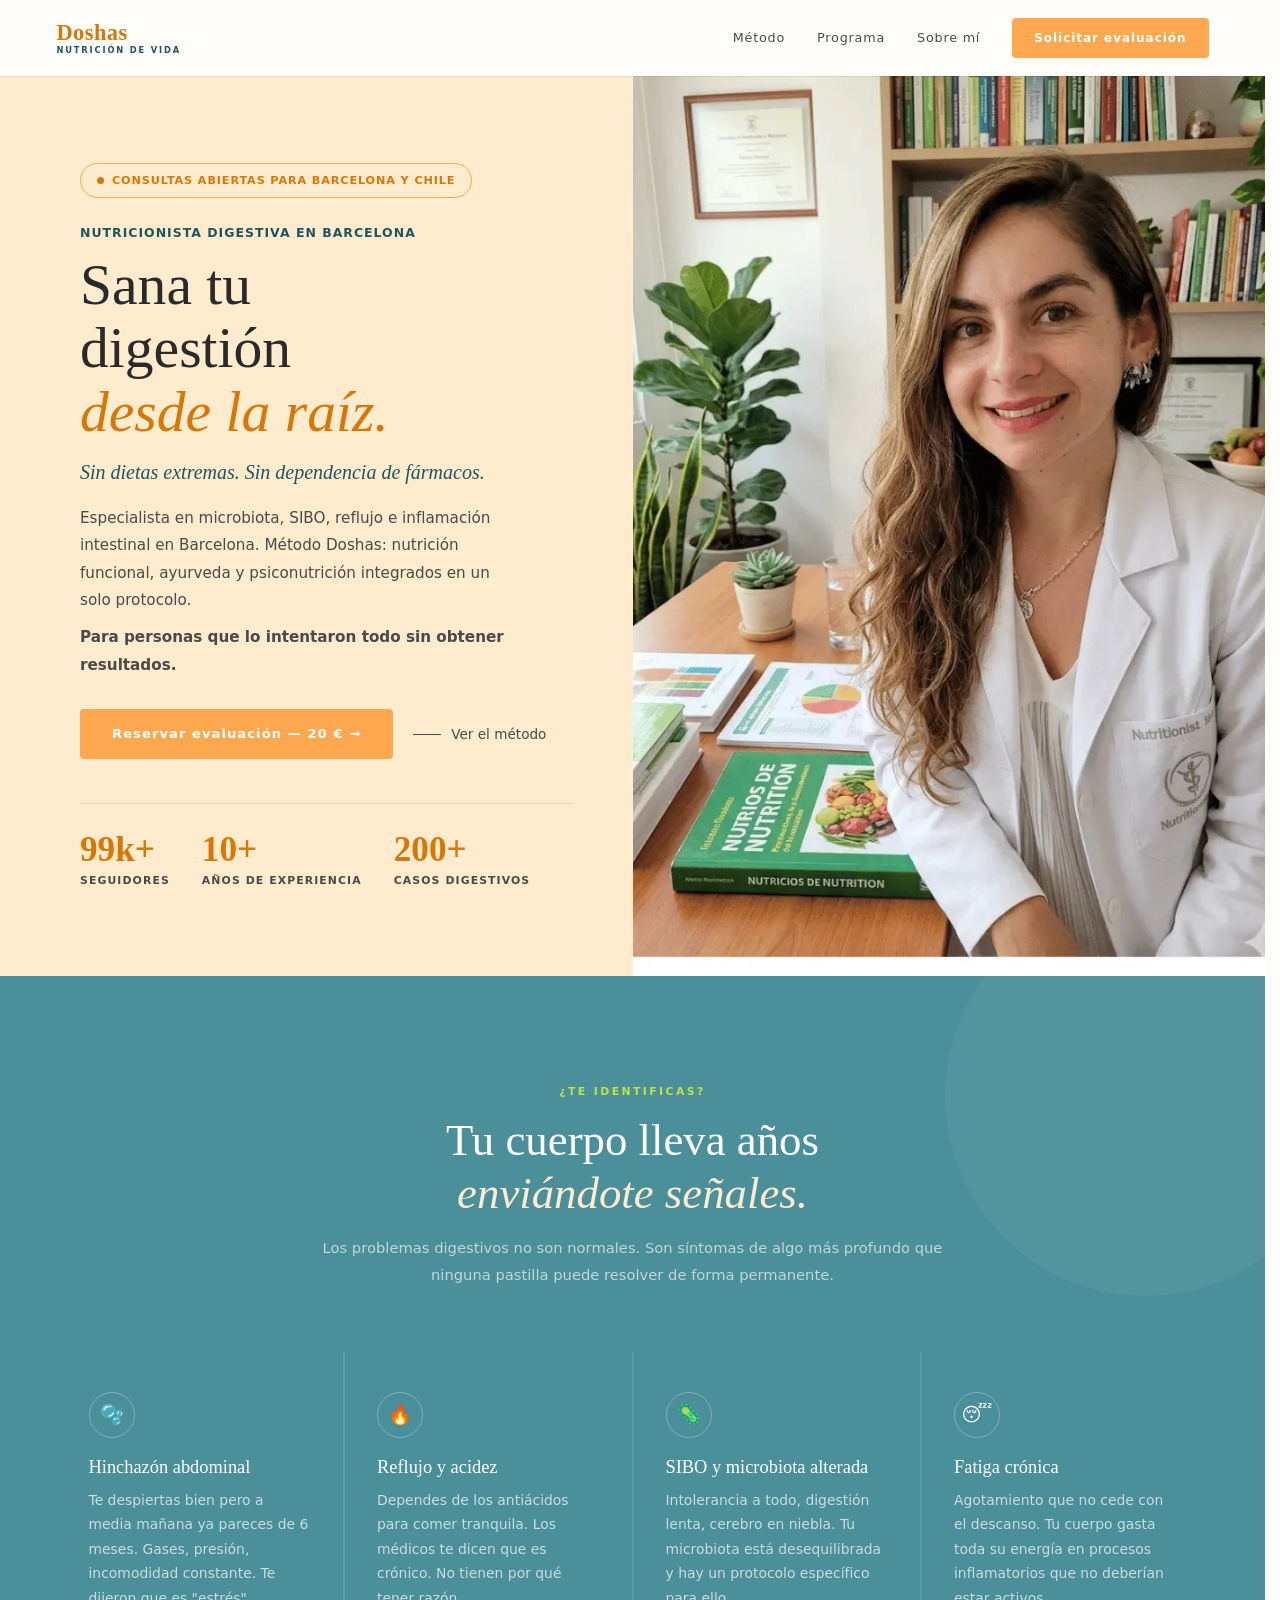
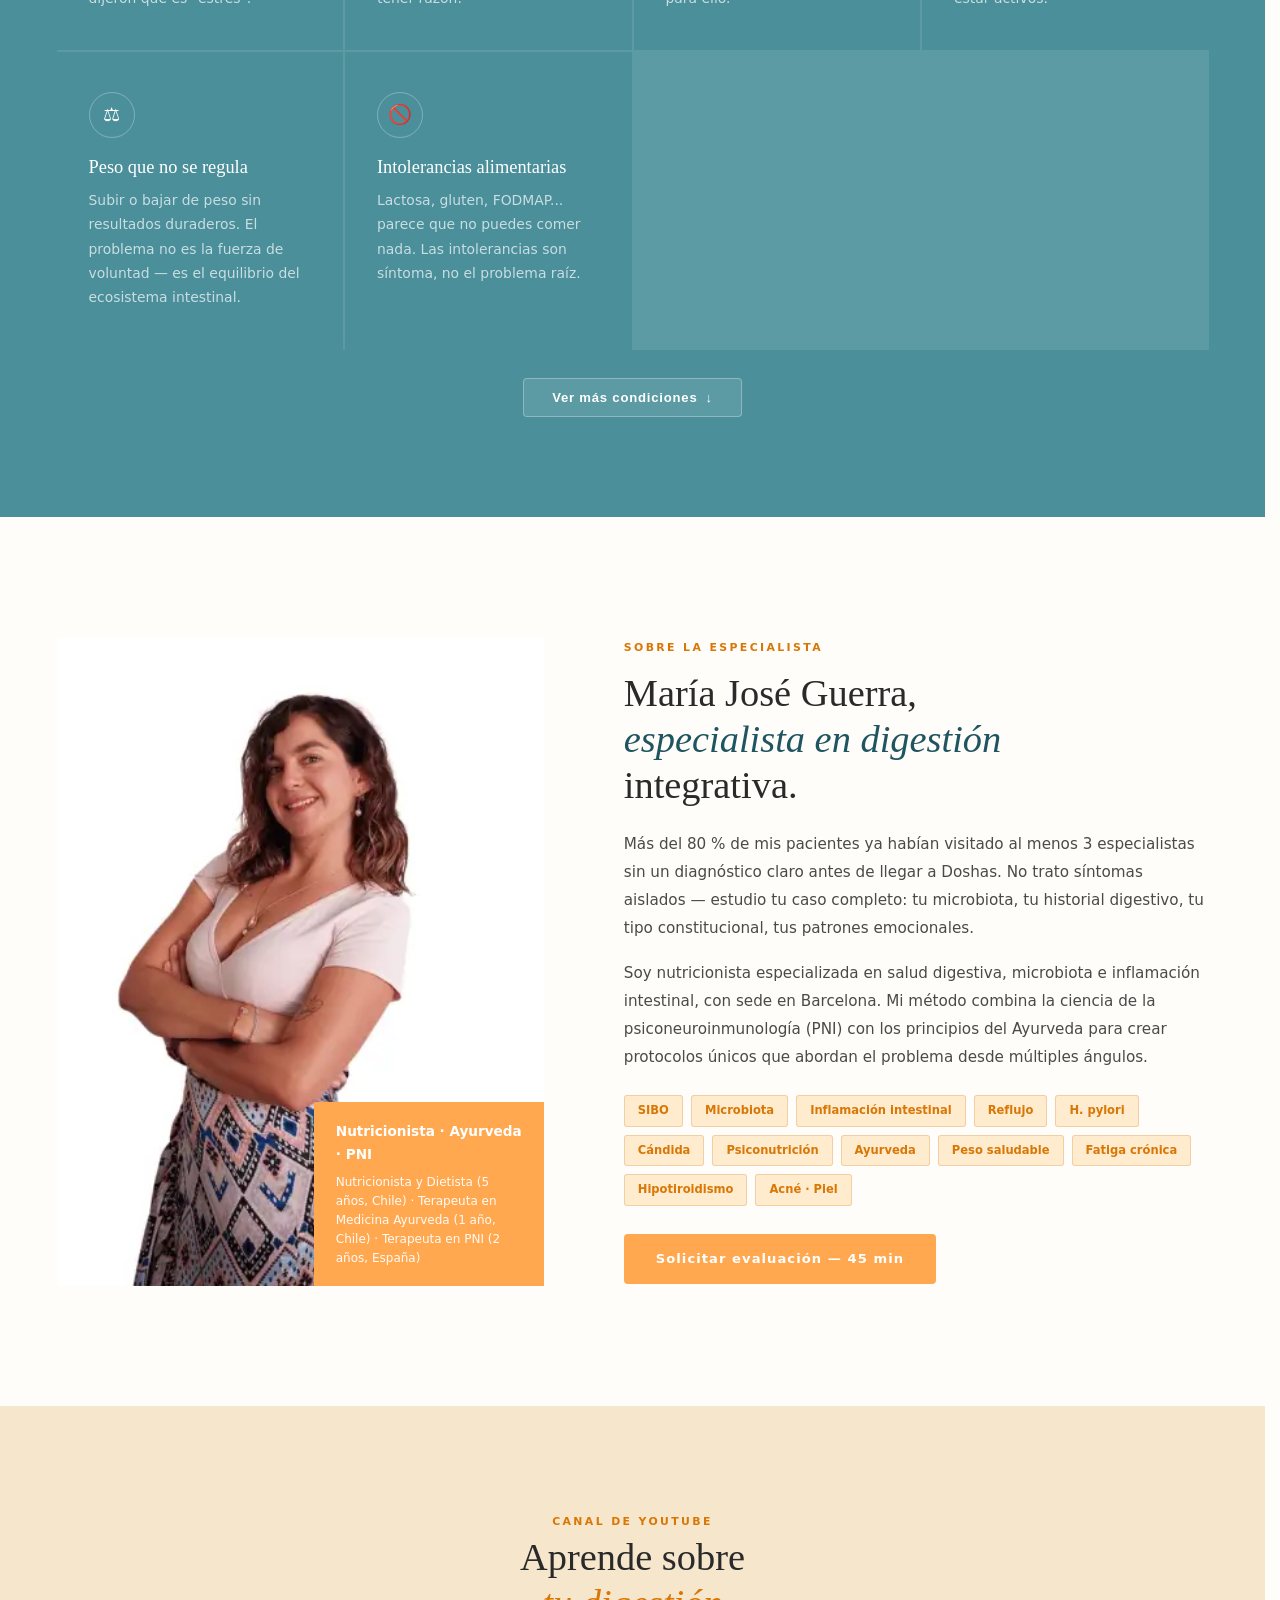
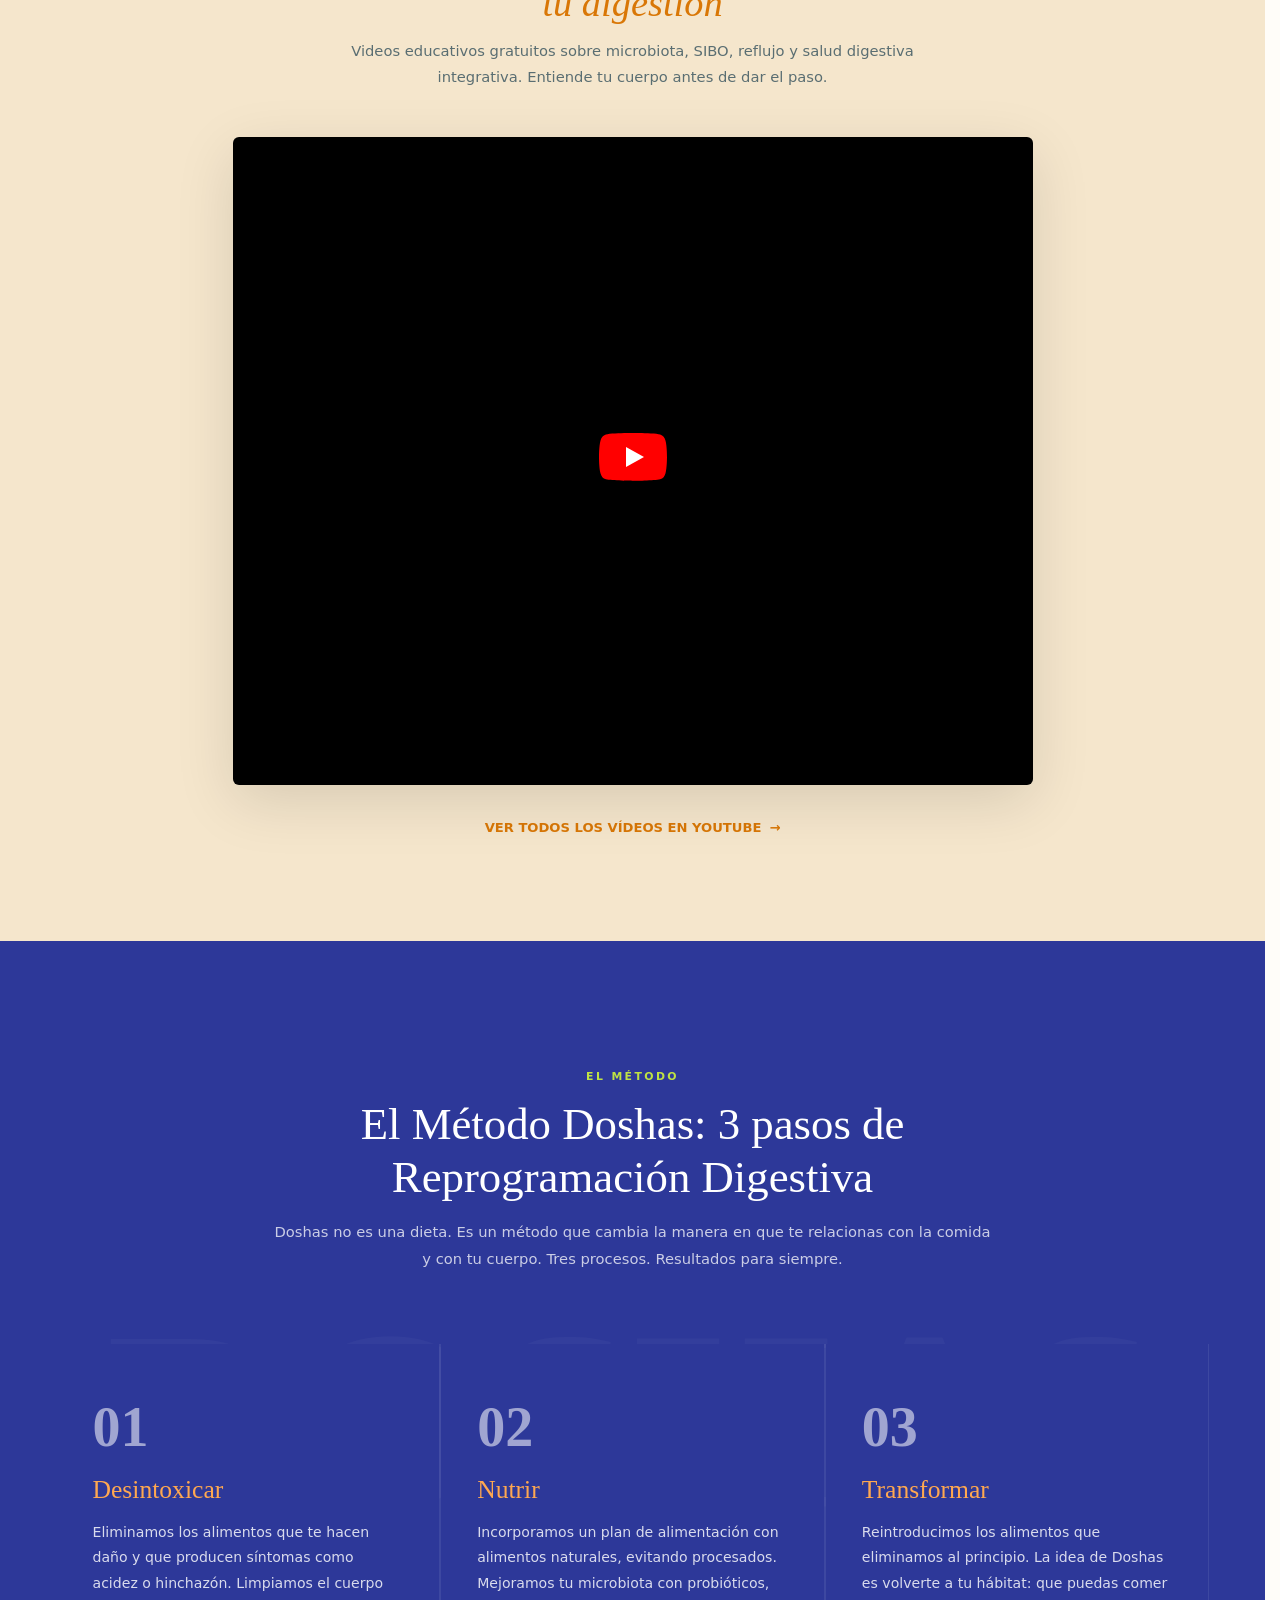
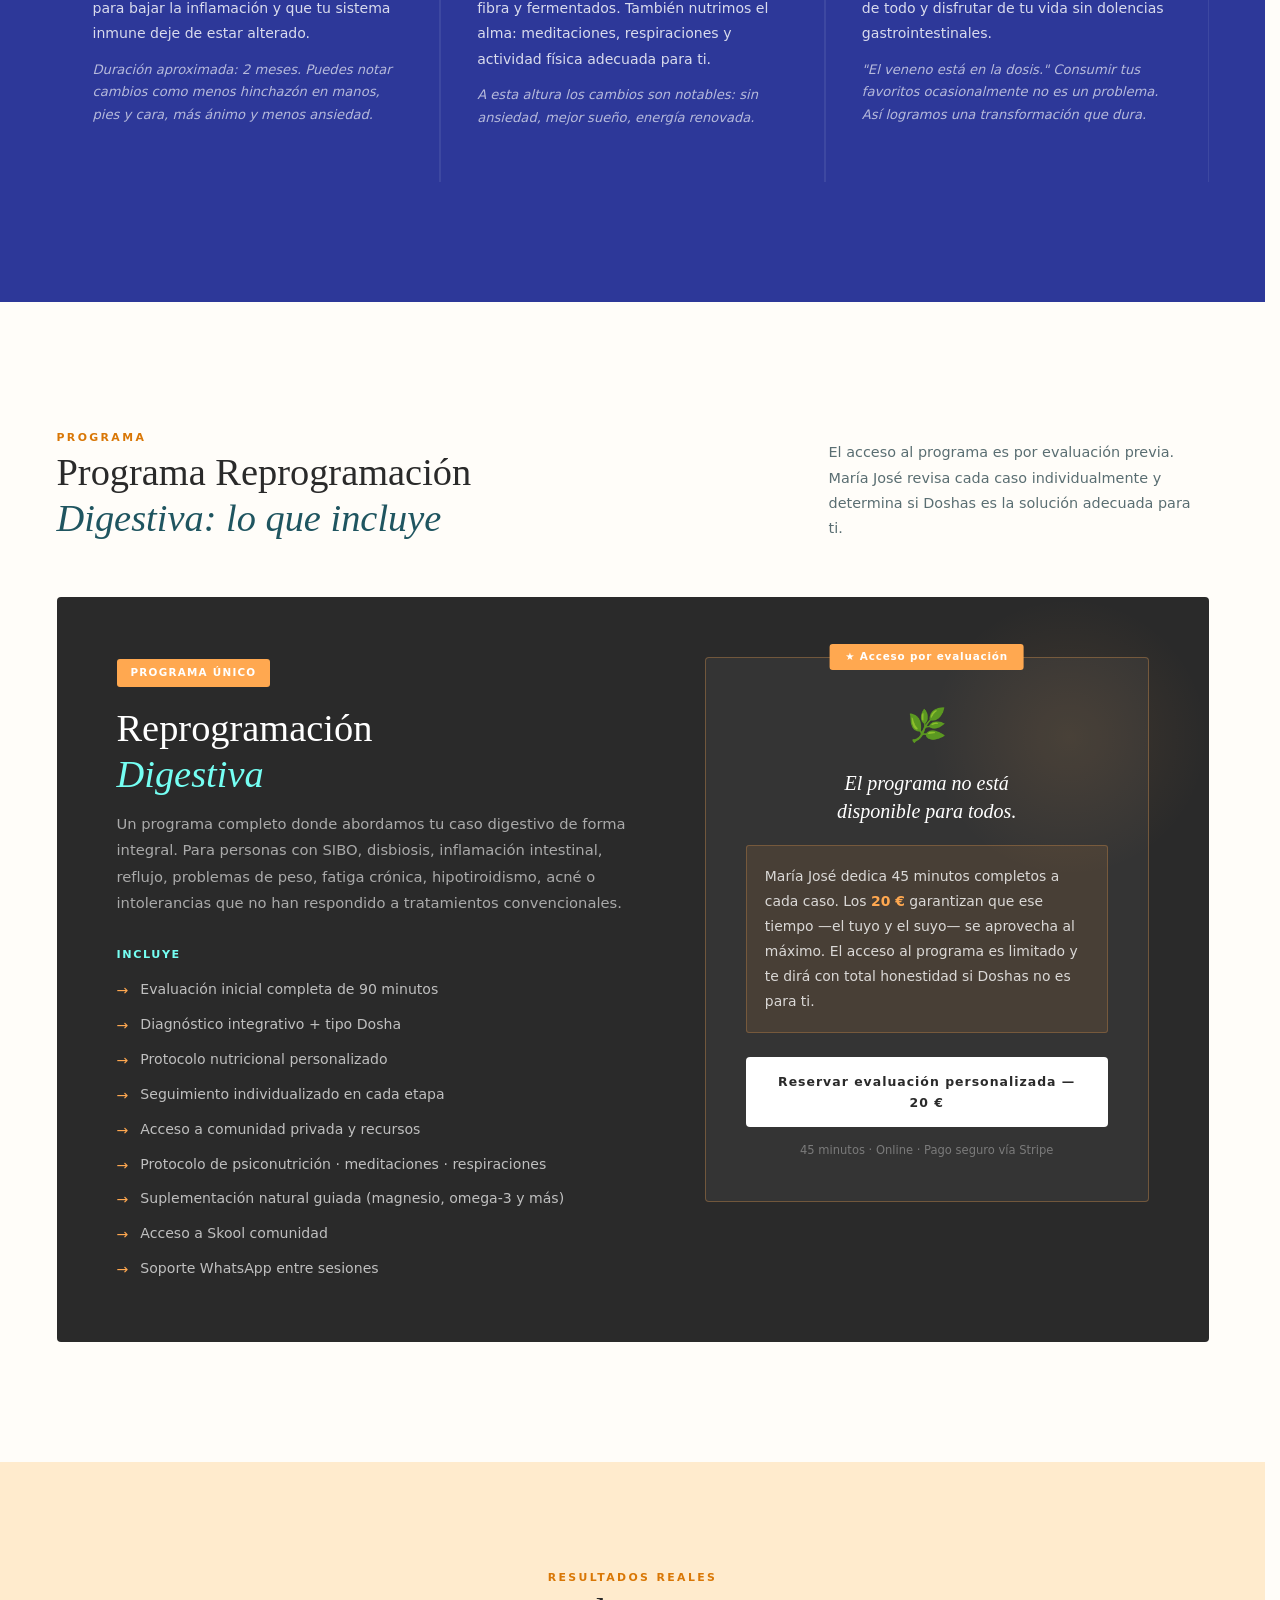
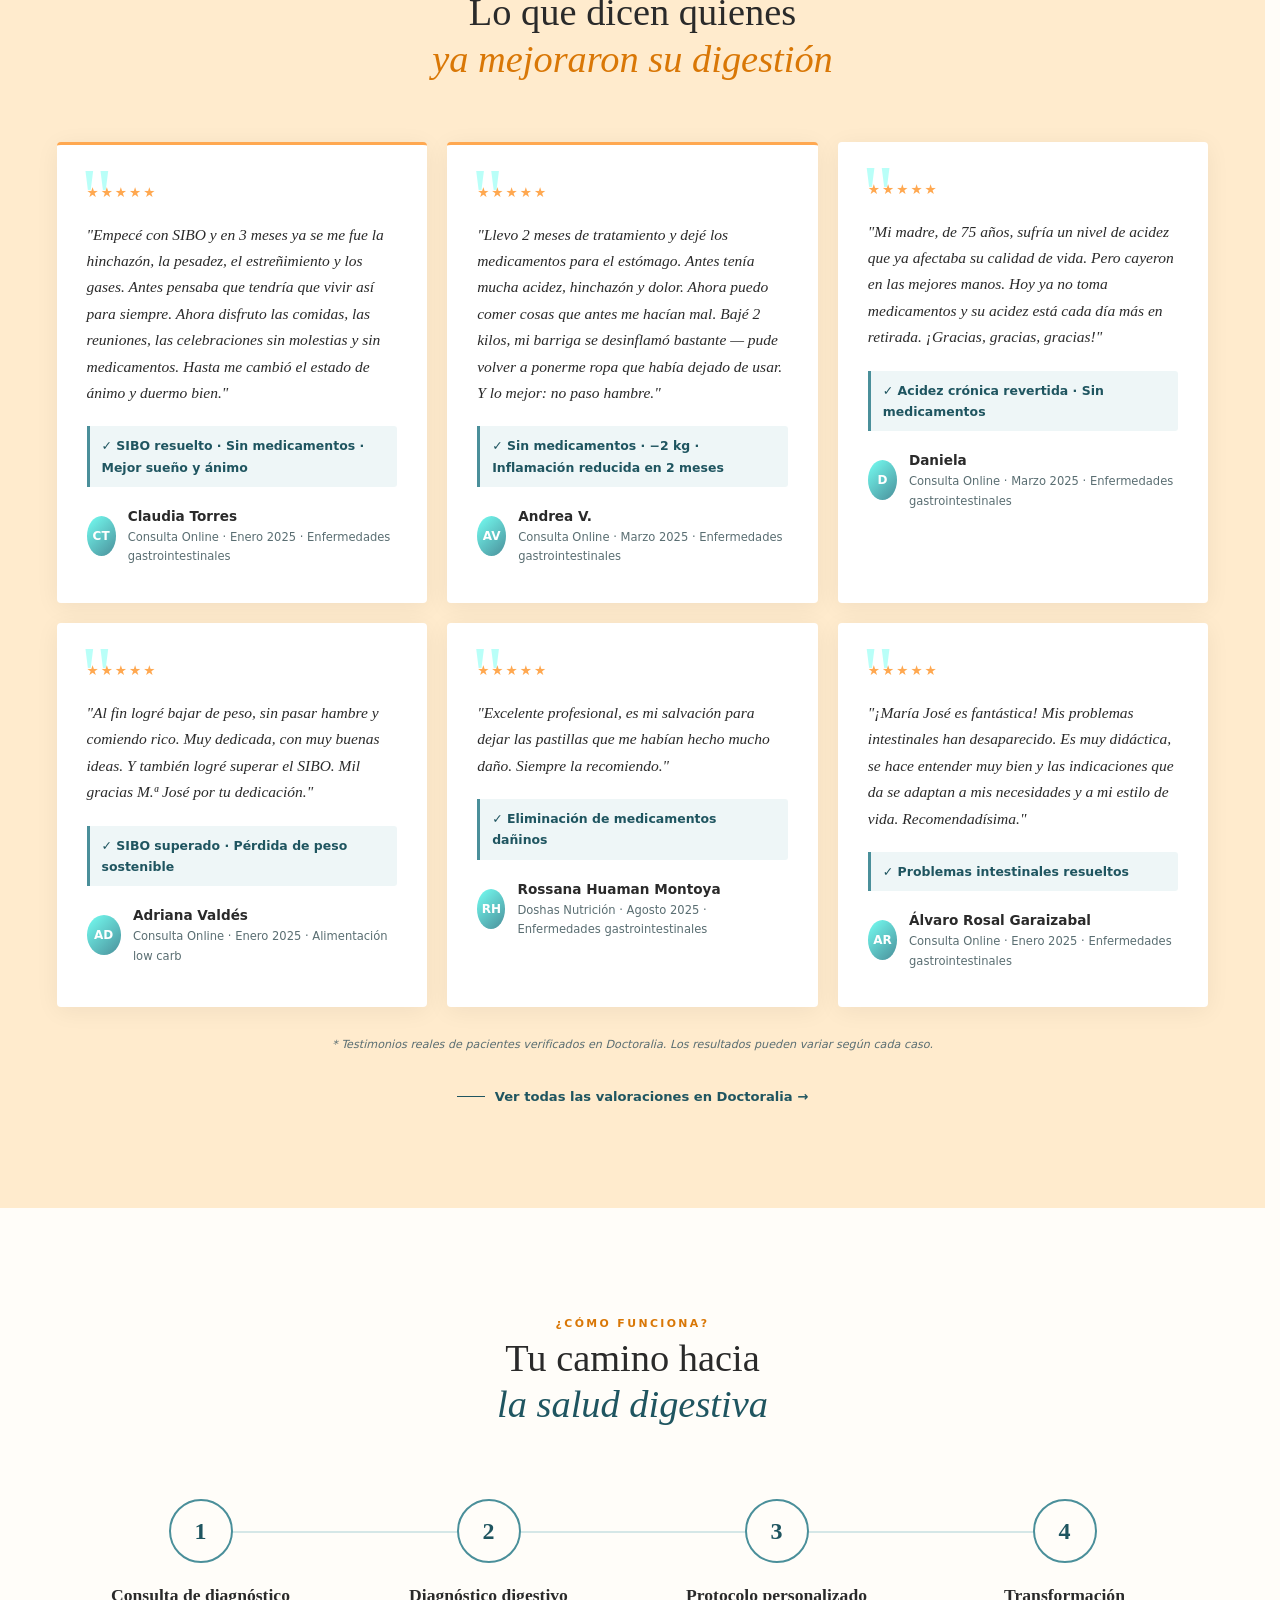
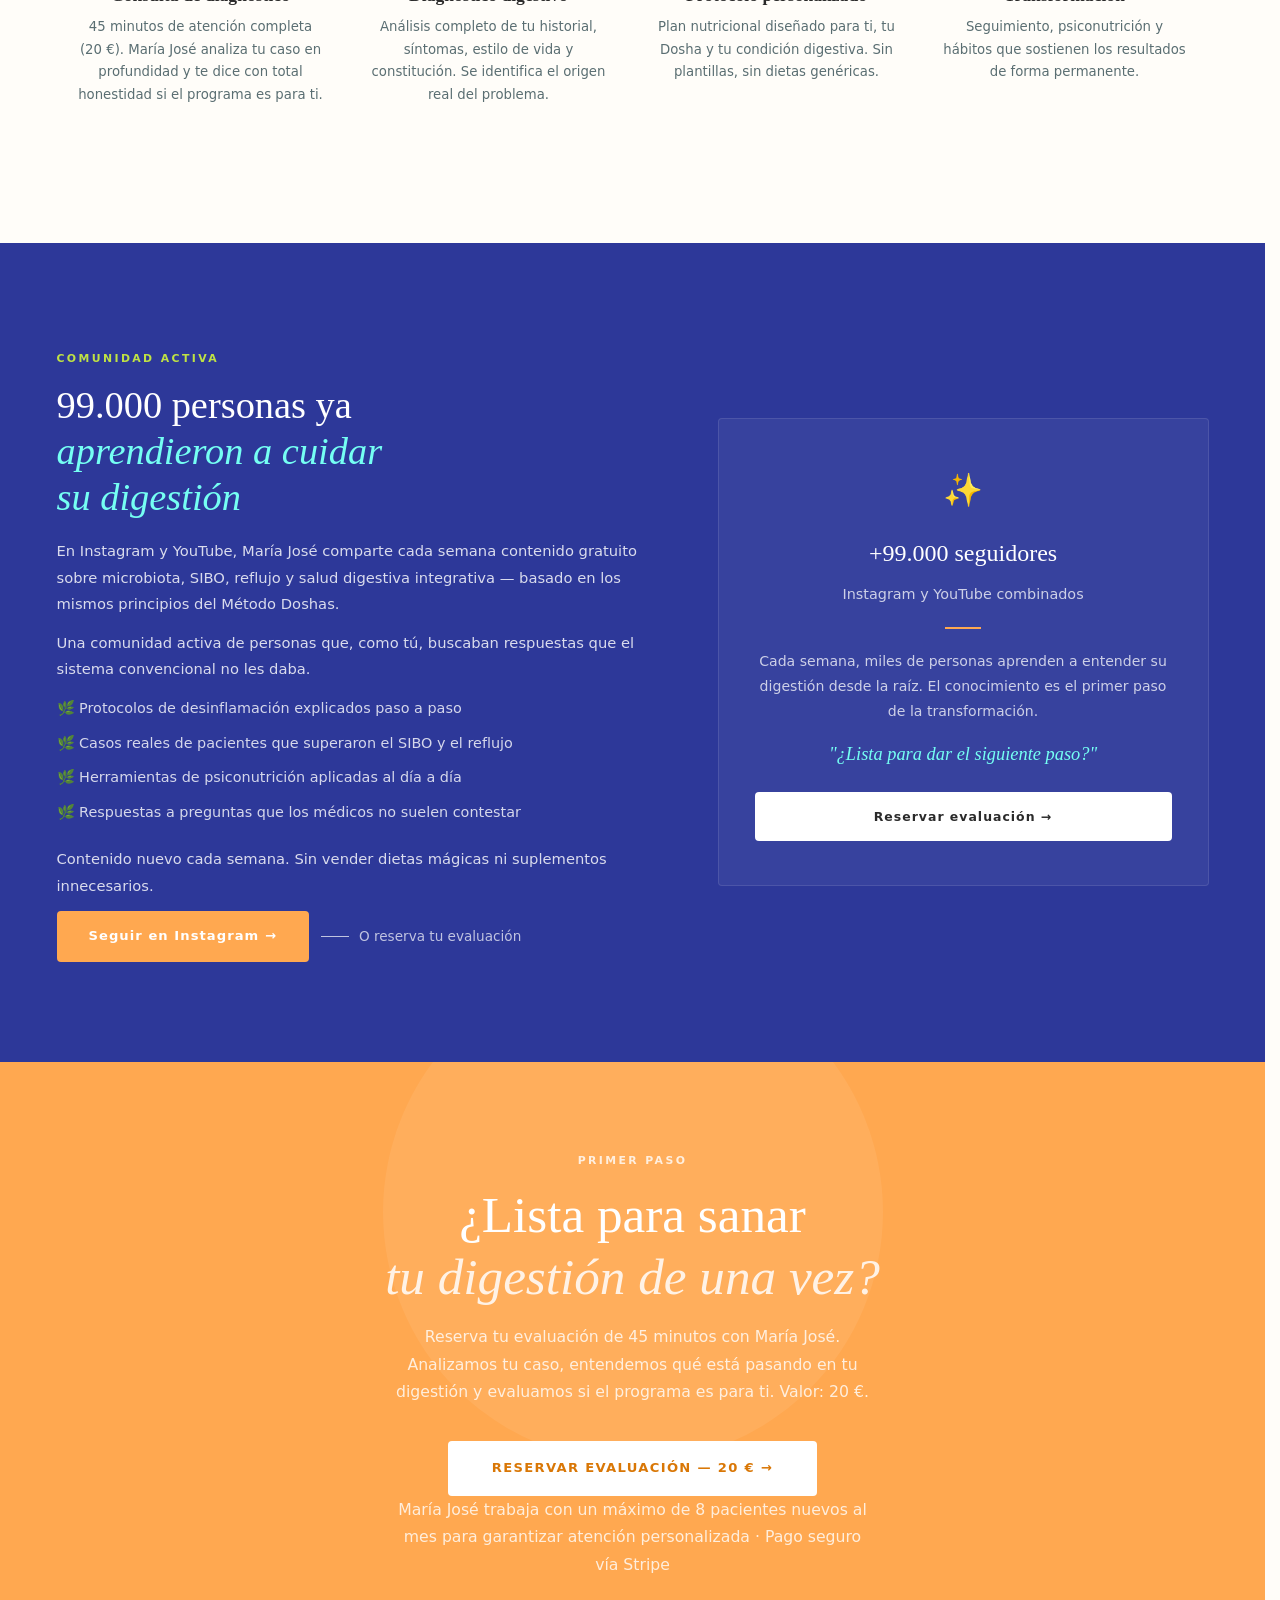
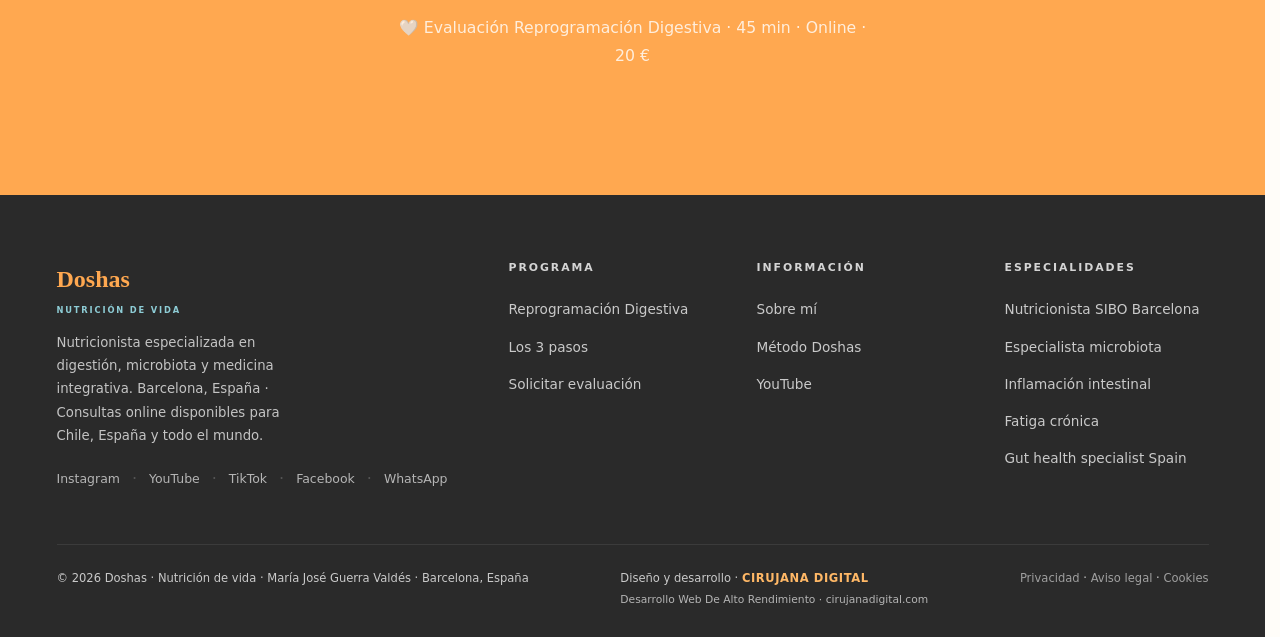
<file: index.html>
<!DOCTYPE html>
<html lang="es">
<head>
<!-- BASICS -->
 <meta charset="UTF-8">
  <meta name="viewport" content="width=device-width, initial-scale=1.0">
  <title>Nutricionista Digestiva en Barcelona | Método Doshas | María José Guerra</title>
  <meta name="description" content="Especialista en microbiota, SIBO, reflujo e hinchazón abdominal en Barcelona. Sin dietas extremas ni fármacos. Agenda tu Evaluación de Reprogramación Digestiva.">

  <link rel="canonical" href="https://www.doshasnutricion.com/">
  <link rel="alternate" hreflang="es"        href="https://www.doshasnutricion.com/">
  <link rel="alternate" hreflang="x-default" href="https://www.doshasnutricion.com/">

<link rel="preload" as="image" href="img/foto-mariajose-2.webp" fetchpriority="high">
<!-- <link rel="preload" href="/styles.css" as="style"> -->
<style>
   :root {
      --orange:          #ffa850;
      --orange-dark:     #d97706;
      --cream:           #ffebcd;
      --teal-dark:       #1f5560;
      --ink:             #2a2a2a;
      --ink-mid:         #4a4a4a;
      --bg:              #fffdf9;
      --white:           #ffffff;
      --font-display:    'Palatino Linotype', Palatino, 'Book Antiqua', Georgia, serif;
      --font-body:       system-ui, -apple-system, BlinkMacSystemFont, 'Segoe UI', sans-serif;
      --scrollbar-comp:  0px;
    }

    /* ── Reset mínimo ── */
    *, *::before, *::after { box-sizing: border-box; margin: 0; padding: 0; }
    html  { scroll-behavior: smooth; font-size: 16px; }
    body  {
      background:                var(--bg);
      color:                     var(--ink);
      font-family:               var(--font-body);
      font-weight:               400;
      line-height:               1.7;
      overflow-x:                hidden;
      -webkit-font-smoothing:    antialiased;
    }
    body.modal-open { overflow: hidden; padding-right: var(--scrollbar-comp); }
    main  { display: block; min-height: 100svh; }
    img   { max-width: 100%; height: auto; display: block; }
    a     { color: inherit; text-decoration: none; }
    .container { max-width: 1200px; margin: 0 auto; padding: 0 24px; }

    /* ── Utility críticas (usadas en hero) ── */
    .d-block       { display: block; }
    .color-ink-mid { color: var(--ink-mid); }
    .mt-10         { margin-top: 10px; }

    /* ── NAV (sticky = above-the-fold) ── */
    nav {
      position: sticky;
      top: 0;
      z-index: 100;
      padding: 18px 0;
      background: rgba(255,253,249,0.97);
      backdrop-filter: blur(12px);
      box-shadow: 0 1px 0 rgba(0,0,0,0.07);
    }
    .nav-inner {
      display: flex;
      align-items: center;
      justify-content: space-between;
    }
    .nav-logo {
      font-family:    var(--font-display);
      font-size:      1.4rem;
      font-weight:    700;
      letter-spacing: 0.02em;
      line-height:    1;
      color:          var(--orange-dark);
    }
    .hero {
      display: grid;
      grid-template-columns: 1fr 1fr;
      min-height: 100svh;
    }
    .hero-left {
      background:      var(--cream);
      display:         flex;
      flex-direction:  column;
      justify-content: center;
      padding:         80px 60px 80px 80px;
      overflow-y:      auto;
    }
    .hero-right {
      position: relative;
      background: #4a8f9a; /* fallback mientras carga */
    }
    .hero-right > .img-cover {
      position:        absolute;
      inset:           0;
      width:           100%;
      height:          100%;
      object-fit:      cover;
      object-position: 50% 25%;
    }
    /* Fallback si la imagen falla */
    .hero-right--fallback {
      background: linear-gradient(160deg, #4a8f9a 0%, var(--teal-dark) 100%);
      display: flex;
      align-items: center;
      justify-content: center;
    }
    .hero-right--fallback::after {
      content: '';
      display: block;
      width: 180px; height: 280px;
      background: rgba(255,255,255,0.08);
      border-radius: 50% 50% 50% 50% / 60% 60% 40% 40%;
    }

    /* Hero — badge animado */
    .hero-badge {
      display:       inline-flex;
      align-items:   center;
      gap:           8px;
      background:    var(--cream);
      border:        1.5px solid var(--orange);
      padding:       7px 16px;
      border-radius: 40px;
      margin-bottom: 24px;
      width:         fit-content;
    }
    .hero-badge-dot {
      width: 7px; height: 7px;
      border-radius: 50%;
      background: var(--orange-dark);
      animation: pulse 2s infinite;
      flex-shrink: 0;
    }
    @keyframes pulse {
      0%, 100% { opacity: 1; transform: scale(1); }
      50%       { opacity: 0.5; transform: scale(1.3); }
    }
    .hero-badge span {
      font-size:      0.7rem;
      font-weight:    700;
      letter-spacing: 0.08em;
      color:          var(--orange-dark);
      text-transform: uppercase;
    }

    /* Hero — tipografía */
    .hero-seo-label {
      font-family:    var(--font-body);
      font-size:      0.78rem;
      font-weight:    700;
      letter-spacing: 0.08em;
      color:          var(--teal-dark);
      text-transform: uppercase;
      margin-bottom:  10px;
    }
    .hero h1 {
      font-family: var(--font-display);
      font-size:   clamp(2.6rem, 4.5vw, 4.8rem);
      font-weight: 400;
      line-height: 1.1;
      margin-bottom: 12px;
      color: var(--ink);
    }
    .hero h1 em  { font-style: italic; color: var(--orange-dark); }
    .hero-tagline {
      font-family:  var(--font-display);
      font-size:    clamp(1rem, 1.8vw, 1.25rem);
      font-style:   italic;
      font-weight:  300;
      color:        var(--teal-dark);
      margin-bottom: 16px;
    }
    .hero-desc {
      font-size:     0.95rem;
      color:         var(--ink-mid);
      max-width:     440px;
      line-height:   1.8;
      margin-bottom: 30px;
    }
    .hero-actions {
      display:       flex;
      align-items:   center;
      gap:           20px;
      flex-wrap:     wrap;
      margin-bottom: 44px;
    }

    /* Modal overlay (oculto por defecto — evita CLS) */
    .country-modal-overlay {
      position:       fixed;
      inset:          0;
      display:        flex;
      align-items:    center;
      justify-content:center;
      opacity:        0;
      visibility:     hidden;
      pointer-events: none;
      background:     rgba(0,0,0,0.6);
      z-index:        9999;
    }
    .country-modal-overlay.open {
      opacity:        1;
      visibility:     visible;
      pointer-events: auto;
    }
    .country-modal-overlay.open .country-modal {
      will-change: transform, opacity;
    }
    @media (max-width: 1024px) {
      .hero { grid-template-columns: 1fr; min-height: auto; }
      .hero-left { padding: 100px 32px 60px; }
      .hero-right {
        height:       clamp(280px, 50vw, 420px);
        aspect-ratio: unset;
      }
      .hero-right > .img-cover { object-position: 50% 15%; }
    }
</style>
<link rel="stylesheet" href="styles.css">

<link rel="icon" href="/favicon.ico" sizes="any">
<link rel="icon" type="image/png" sizes="32x32" href="/img/favicon-32x32.png">
<link rel="icon" type="image/png" sizes="16x16" href="/img/favicon-16x16.png">
<link rel="apple-touch-icon" href="/img/apple-touch-icon.png">
<link rel="manifest" href="/site.webmanifest">

<meta property="og:url" content="https://www.doshasnutricion.com/">
<meta property="og:title" content="Nutricionista Digestiva Barcelona | Método Doshas">
<meta property="og:description" content="Sana tu digestión desde la raíz. Sin dietas extremas. Sin fármacos.">
<meta property="og:type" content="website">
<meta property="og:locale" content="es_ES">
<meta property="og:image" content="https://www.doshasnutricion.com/img/OG.jpg">
<meta property="og:image:width" content="1200">
<meta property="og:image:height" content="630">
<meta name="twitter:card" content="summary_large_image">
<meta name="twitter:title" content="Nutricionista Digestiva Barcelona | Método Doshas">
<meta name="twitter:description" content="Sana tu digestión desde la raíz. Sin fármacos.">
<meta name="twitter:image" content="https://www.doshasnutricion.com/img/OG.jpg">

<script type="application/ld+json">
{
  "@context": "https://schema.org",
  "@graph": [
    {
      "@type": ["MedicalBusiness","LocalBusiness","Nutritionist"],
      "@id": "https://www.doshasnutricion.com/#business",
      "name": "Doshas · Nutrición de vida · María José Guerra Valdés",
      "url": "https://www.doshasnutricion.com/",
      "telephone": "+34664331157",
      "priceRange": "€€€",
      "address": {
        "@type": "PostalAddress",
        "addressLocality": "Barcelona",
        "addressCountry": "ES"
      },
      "sameAs": [
        "https://www.instagram.com/mariajoseguerravaldes/",
        "https://www.youtube.com/@doshasnutricion59",
        "https://www.tiktok.com/@doshasnutricion",
        "https://www.facebook.com/MariaJoseGuerranutricionista"
      ],
      "aggregateRating": {
        "@type": "AggregateRating",
        "ratingValue": "5",
        "reviewCount": "3"
      },
      "review": [
        {
          "@type": "Review",
          "author": {"@type": "Person","name": "Claudia Torres"},
          "reviewRating": {"@type": "Rating","ratingValue": "5"},
          "datePublished": "2025-01",
          "reviewBody": "Después de años con problemas digestivos, el método Doshas cambió completamente mi salud."
        },
        {
          "@type": "Review",
          "author": {"@type": "Person","name": "Laura Martínez"},
          "reviewRating": {"@type": "Rating","ratingValue": "5"},
          "datePublished": "2025-02",
          "reviewBody": "Por primera vez entendí qué le pasaba a mi cuerpo."
        }
      ]
    },
    {
      "@type": "FAQPage",
      "@id": "https://www.doshasnutricion.com/#faq",
      "mainEntity": [
        {
          "@type": "Question",
          "name": "¿Qué es el Método Doshas?",
          "acceptedAnswer": {
            "@type": "Answer",
            "text": "Es un programa de Reprogramación Digestiva basado en microbiota, nutrición funcional y psiconutrición."
          }
        }
      ]
    }
  ]
}
</script>
</head>

<body>
 <!-- ═══════════════════════════════════════════
       NAVEGACIÓN PRINCIPAL
  ════════════════════════════════════════════ -->
  <nav id="mainNav" role="navigation" aria-label="Navegación principal">
    <div class="container">
      <div class="nav-inner">

        <a href="/" class="nav-logo" aria-label="Inicio — Doshas Nutrición de vida">
          Doshas
          <span>Nutrición de vida</span>
        </a>

        <ul class="nav-links" role="list">
          <li><a href="#metodo">Método</a></li>
          <li><a href="#servicios">Programa</a></li>
          <li><a href="#sobre-mi">Sobre mí</a></li>
          <!-- <li><a href="#blog">Blog</a></li> -->
          <li>
            <a href="#" onclick="openCountryModal(event)" class="nav-cta">
              Solicitar evaluación
            </a>
          </li>
        </ul>

        <button
          class="nav-hamburger"
          id="hamburger"
          aria-label="Abrir menú"
          aria-expanded="false"
          aria-controls="mobileNav">
          <span></span><span></span><span></span>
        </button>

      </div>
    </div>
  </nav>

<!-- MENÚ MOBILE -->
  <div class="mobile-nav" id="mobileNav" role="dialog" aria-modal="true" aria-label="Menú">
    <button class="mobile-nav-close" id="mobileClose" aria-label="Cerrar menú">✕</button>
    <a href="#metodo"   class="mobile-link">Método</a>
    <a href="#servicios" class="mobile-link">Programa</a>
    <a href="#sobre-mi" class="mobile-link">Sobre mí</a>
    <!-- <a href="#blog" class="mobile-link">Blog</a> -->
    <a href="#calendly" class="mobile-link">Solicitar evaluación</a>
  </div>

  <main>
<!-- HERO -->
<section class="hero" aria-label="Sección principal">
      <div class="hero-left">
        <div class="hero-badge">
          <div class="hero-badge-dot" aria-hidden="true"></div>
          <span>Consultas abiertas para Barcelona y Chile</span>
        </div>
        <p class="hero-seo-label">Nutricionista digestiva en Barcelona</p>
        <h1>
          Sana tu<br>
          digestión<br>
          <em>desde la raíz.</em>
        </h1>
        <p class="hero-tagline">Sin dietas extremas. Sin dependencia de fármacos.</p>
        <p class="hero-desc">
          Especialista en microbiota, SIBO, reflujo e inflamación intestinal en Barcelona.
          Método Doshas: nutrición funcional, ayurveda y psiconutrición integrados en un solo protocolo.
          <strong class="d-block mt-10 color-ink-mid">Para personas que lo intentaron todo sin obtener resultados.</strong>
        </p>
        <div class="hero-actions">
          <a href="#" onclick="openCountryModal(event)" class="btn-primary">
            Reservar evaluación — 20 € →
          </a>
          <a href="#metodo" class="btn-ghost">Ver el método</a>
        </div>
        <div class="hero-stats" role="list">
          <div role="listitem">
            <div class="hero-stat-number">99k+</div>
            <div class="hero-stat-label">Seguidores</div>
          </div>
          <div role="listitem">
            <div class="hero-stat-number">10+</div>
            <div class="hero-stat-label">Años de experiencia</div>
          </div>
          <div role="listitem">
            <div class="hero-stat-number">200+</div>
            <div class="hero-stat-label">Casos digestivos</div>
          </div>
        </div>
      </div><!-- /hero-left -->

      <div class="hero-right" aria-hidden="true">
        <img
          src="img/foto-mariajose-2.webp"
          srcset="img/foto-mariajose-2-400w.webp 400w,
                  img/foto-mariajose-2.webp      800w"
          sizes="(max-width: 768px) 100vw, 50vw"
          alt="María José Guerra Valdés — Nutricionista digestiva Barcelona"
          width="800"
          height="1000"
          loading="eager"
          fetchpriority="high"
          onerror="this.parentElement.classList.add('hero-right--fallback')"
          class="img-cover">
      </div><!-- /hero-right -->
    </section><!-- /hero -->

<!-- PATOLOGÍAS -->
<section class="pain-section" aria-labelledby="pain-heading">
      <div class="container">

        <div class="pain-intro fade-up">
          <span class="eyebrow">¿Te identificas?</span>
          <h2 id="pain-heading">Tu cuerpo lleva años<br><em>enviándote señales.</em></h2>
          <p class="pain-intro-desc">
            Los problemas digestivos no son normales. Son síntomas de algo más profundo
            que ninguna pastilla puede resolver de forma permanente.
          </p>
        </div>

        <div class="pain-grid" role="list" id="painGrid">
          <!-- Visibles por defecto -->
          <article class="pain-card fade-up" role="listitem">
            <div class="pain-icon" aria-hidden="true">🫧</div>
            <h3>Hinchazón abdominal</h3>
            <p>Te despiertas bien pero a media mañana ya pareces de 6 meses. Gases, presión, incomodidad constante. Te dijeron que es "estrés".</p>
          </article>
          <article class="pain-card fade-up" role="listitem">
            <div class="pain-icon" aria-hidden="true">🔥</div>
            <h3>Reflujo y acidez</h3>
            <p>Dependes de los antiácidos para comer tranquila. Los médicos te dicen que es crónico. No tienen por qué tener razón.</p>
          </article>
          <article class="pain-card fade-up" role="listitem">
            <div class="pain-icon" aria-hidden="true">🦠</div>
            <h3>SIBO y microbiota alterada</h3>
            <p>Intolerancia a todo, digestión lenta, cerebro en niebla. Tu microbiota está desequilibrada y hay un protocolo específico para ello.</p>
          </article>
          <article class="pain-card fade-up" role="listitem">
            <div class="pain-icon" aria-hidden="true">😴</div>
            <h3>Fatiga crónica</h3>
            <p>Agotamiento que no cede con el descanso. Tu cuerpo gasta toda su energía en procesos inflamatorios que no deberían estar activos.</p>
          </article>
          <article class="pain-card fade-up" role="listitem">
            <div class="pain-icon" aria-hidden="true">⚖️</div>
            <h3>Peso que no se regula</h3>
            <p>Subir o bajar de peso sin resultados duraderos. El problema no es la fuerza de voluntad — es el equilibrio del ecosistema intestinal.</p>
          </article>
          <article class="pain-card fade-up" role="listitem">
            <div class="pain-icon" aria-hidden="true">🚫</div>
            <h3>Intolerancias alimentarias</h3>
            <p>Lactosa, gluten, FODMAP... parece que no puedes comer nada. Las intolerancias son síntoma, no el problema raíz.</p>
          </article>

          <!-- Ocultas hasta "Ver más" -->
          <article class="pain-card fade-up pain-card--extra" role="listitem" aria-hidden="true">
            <div class="pain-icon" aria-hidden="true">🔄</div>
            <h3>Estreñimiento o diarrea</h3>
            <p>Tu tránsito nunca es predecible. La irregularidad intestinal crónica tiene origen en el ecosistema intestinal, no en la fibra.</p>
          </article>
          <article class="pain-card fade-up pain-card--extra" role="listitem" aria-hidden="true">
            <div class="pain-icon" aria-hidden="true">🍄</div>
            <h3>Cándida y H. pylori</h3>
            <p>Fatiga, niebla mental, antojos de azúcar y digestión comprometida. Condiciones frecuentes con protocolo específico y natural.</p>
          </article>
          <article class="pain-card fade-up pain-card--extra" role="listitem" aria-hidden="true">
            <div class="pain-icon" aria-hidden="true">🌸</div>
            <h3>Acné y alergias en la piel</h3>
            <p>La piel refleja el estado interno. Muchos problemas cutáneos tienen origen en la inflamación intestinal y el desequilibrio de la microbiota.</p>
          </article>
          <article class="pain-card fade-up pain-card--extra" role="listitem" aria-hidden="true">
            <div class="pain-icon" aria-hidden="true">🦋</div>
            <h3>Hipotiroidismo</h3>
            <p>La tiroides y el intestino están estrechamente conectados. La inflamación crónica puede afectar la función tiroidea directamente.</p>
          </article>
        </div><!-- /pain-grid -->

        <div class="text-center mt-28">
          <button
            class="pain-expand-btn"
            id="painExpandBtn"
            aria-expanded="false"
            aria-controls="painGrid">
            Ver más condiciones <span class="pain-expand-icon">↓</span>
          </button>
        </div>

      </div>
    </section><!-- /pain-section -->

<!-- SOBRE MARÍA JOSÉ -->
<section class="about-section" id="sobre-mi" aria-labelledby="about-heading">
      <div class="container">
        <div class="about-grid">

          <div class="about-image-wrap fade-up">
            <img
              src="img/foto-mariajose2.webp"
              alt="María José Guerra — Especialista en microbiota y digestión Barcelona"
              width="600"
              height="800"
              loading="lazy"
              class="img-cover img-ratio-3-4">
            <div class="about-credential-card">
              <h4>Nutricionista · Ayurveda · PNI</h4>
              <p>Nutricionista y Dietista (5 años, Chile) · Terapeuta en Medicina Ayurveda (1 año, Chile) · Terapeuta en PNI (2 años, España)</p>
            </div>
          </div>

          <div class="about-content fade-up">
            <span class="eyebrow">Sobre la especialista</span>
            <h2 id="about-heading">
              María José Guerra,<br>
              <em>especialista en digestión</em><br>
              integrativa.
            </h2>
            <p>
              Más del 80 % de mis pacientes ya habían visitado al menos 3 especialistas sin un diagnóstico claro antes de llegar a Doshas.
              No trato síntomas aislados — estudio tu caso completo: tu microbiota, tu historial digestivo, tu tipo constitucional, tus patrones emocionales.
            </p>
            <p>
              Soy nutricionista especializada en salud digestiva, microbiota e inflamación intestinal, con sede en Barcelona.
              Mi método combina la ciencia de la psiconeuroinmunología (PNI) con los principios del Ayurveda para crear protocolos únicos
              que abordan el problema desde múltiples ángulos.
            </p>
            <div class="about-tags" role="list">
              <span class="tag" role="listitem">SIBO</span>
              <span class="tag" role="listitem">Microbiota</span>
              <span class="tag" role="listitem">Inflamación intestinal</span>
              <span class="tag" role="listitem">Reflujo</span>
              <span class="tag" role="listitem">H. pylori</span>
              <span class="tag" role="listitem">Cándida</span>
              <span class="tag" role="listitem">Psiconutrición</span>
              <span class="tag" role="listitem">Ayurveda</span>
              <span class="tag" role="listitem">Peso saludable</span>
              <span class="tag" role="listitem">Fatiga crónica</span>
              <span class="tag" role="listitem">Hipotiroidismo</span>
              <span class="tag" role="listitem">Acné · Piel</span>
            </div>
            <a href="#" onclick="openCountryModal(event)" class="btn-primary">
              Solicitar evaluación — 45 min
            </a>
          </div>

        </div>
      </div>
    </section><!-- /about-section -->

<!-- YOUTUBE -->
<section class="youtube-section" aria-labelledby="youtube-heading">
      <div class="container">

        <div class="youtube-header fade-up">
          <span class="eyebrow">Canal de YouTube</span>
          <h2 id="youtube-heading">Aprende sobre<br><em>tu digestión</em></h2>
          <p>Videos educativos gratuitos sobre microbiota, SIBO, reflujo y salud digestiva integrativa. Entiende tu cuerpo antes de dar el paso.</p>
        </div>

        <!-- Facade: carga el iframe solo al hacer click -->
        <div
          class="youtube-facade fade-up"
          id="ytFacade"
          role="button"
          tabindex="0"
          aria-label="Reproducir vídeo de YouTube"
          onclick="loadYouTube()"
          onkeydown="if(event.key==='Enter'||event.key===' ')loadYouTube()">
          <img
            src="https://i.ytimg.com/vi/BKX23KCKz5Q/maxresdefault.jpg"
            alt="Vídeo sobre salud digestiva — Doshas Nutrición"
            loading="lazy"
            decoding="async"
            onerror="this.src='https://i.ytimg.com/vi/BKX23KCKz5Q/hqdefault.jpg'"
            class="img-cover">
          <div class="youtube-play-btn" aria-hidden="true">
            <svg viewBox="0 0 68 48" width="68" height="48" xmlns="http://www.w3.org/2000/svg">
              <path d="M66.52 7.74c-.78-2.93-2.49-5.41-5.42-6.19C55.79.13 34 0 34 0S12.21.13 6.9 1.55c-2.93.78-4.63 3.26-5.42 6.19C0 13.05 0 24 0 24s0 10.95 1.48 16.26c.78 2.93 2.49 5.41 5.42 6.19C12.21 47.87 34 48 34 48s21.79-.13 27.1-1.55c2.93-.78 4.64-3.26 5.42-6.19C68 34.95 68 24 68 24s0-10.95-1.48-16.26z" fill="#ff0000"/>
              <path d="M45 24L27 14v20" fill="#fff"/>
            </svg>
          </div>
        </div>

        <div class="youtube-channel-link fade-up">
          <a href="https://www.youtube.com/@doshasnutricion59" rel="noopener" target="_blank">
            Ver todos los vídeos en YouTube
          </a>
        </div>

      </div>
    </section><!-- /youtube-section -->

<!-- MÉTODO DOSHAS -->
<section class="method-section" id="metodo" aria-labelledby="method-heading">
      <div class="container">

        <div class="method-header fade-up">
          <span class="eyebrow">El método</span>
          <h2 id="method-heading">El Método Doshas: 3 pasos de Reprogramación Digestiva</h2>
          <p>Doshas no es una dieta. Es un método que cambia la manera en que te relacionas con la comida y con tu cuerpo. Tres procesos. Resultados para siempre.</p>
        </div>

        <div class="method-steps">
          <article class="method-step fade-up">
            <div class="method-step-num" aria-hidden="true">01</div>
            <h3>Desintoxicar</h3>
            <p>Eliminamos los alimentos que te hacen daño y que producen síntomas como acidez o hinchazón. Limpiamos el cuerpo para bajar la inflamación y que tu sistema inmune deje de estar alterado.</p>
            <p class="method-detail">Duración aproximada: 2 meses. Puedes notar cambios como menos hinchazón en manos, pies y cara, más ánimo y menos ansiedad.</p>
          </article>
          <article class="method-step fade-up">
            <div class="method-step-num" aria-hidden="true">02</div>
            <h3>Nutrir</h3>
            <p>Incorporamos un plan de alimentación con alimentos naturales, evitando procesados. Mejoramos tu microbiota con probióticos, fibra y fermentados. También nutrimos el alma: meditaciones, respiraciones y actividad física adecuada para ti.</p>
            <p class="method-detail">A esta altura los cambios son notables: sin ansiedad, mejor sueño, energía renovada.</p>
          </article>
          <article class="method-step fade-up">
            <div class="method-step-num" aria-hidden="true">03</div>
            <h3>Transformar</h3>
            <p>Reintroducimos los alimentos que eliminamos al principio. La idea de Doshas es volverte a tu hábitat: que puedas comer de todo y disfrutar de tu vida sin dolencias gastrointestinales.</p>
            <p class="method-detail">"El veneno está en la dosis." Consumir tus favoritos ocasionalmente no es un problema. Así logramos una transformación que dura.</p>
          </article>
        </div>

      </div>
    </section><!-- /method-section -->

<!-- SERVICIOS -->
 <section class="services-section" id="servicios" aria-labelledby="services-heading">
      <div class="container">

        <div class="services-header fade-up">
          <div>
            <span class="eyebrow">Programa</span>
            <h2 id="services-heading">Programa Reprogramación<br><em>Digestiva: lo que incluye</em></h2>
          </div>
          <p>El acceso al programa es por evaluación previa. María José revisa cada caso individualmente y determina si Doshas es la solución adecuada para ti.</p>
        </div>

        <div class="program-card fade-up">
          <div>
            <span class="program-tag">Programa único</span>
            <h3 class="program-name">Reprogramación<br><em>Digestiva</em></h3>
            <p class="program-desc">
              Un programa completo donde abordamos tu caso digestivo de forma integral.
              Para personas con SIBO, disbiosis, inflamación intestinal, reflujo, problemas de peso, fatiga crónica,
              hipotiroidismo, acné o intolerancias que no han respondido a tratamientos convencionales.
            </p>
            <div class="program-includes">
              <p class="program-includes-label">Incluye</p>
              <ul class="program-list">
                <li>Evaluación inicial completa de 90 minutos</li>
                <li>Diagnóstico integrativo + tipo Dosha</li>
                <li>Protocolo nutricional personalizado</li>
                <li>Seguimiento individualizado en cada etapa</li>
                <li>Acceso a comunidad privada y recursos</li>
                <li>Protocolo de psiconutrición · meditaciones · respiraciones</li>
                <li>Suplementación natural guiada (magnesio, omega-3 y más)</li>
                <li>Acceso a Skool comunidad</li>
                <li>Soporte WhatsApp entre sesiones</li>
              </ul>
            </div>
          </div>

          <div class="program-access-box">
            <div class="program-access-icon">🌿</div>
            <p class="program-access-title">El programa no está<br>disponible para todos.</p>
            <div class="program-access-note">
              María José dedica 45 minutos completos a cada caso.
              Los <strong class="color-orange">20 €</strong> garantizan que ese tiempo —el tuyo y el suyo— se aprovecha al máximo.
              El acceso al programa es limitado y te dirá con total honestidad si Doshas no es para ti.
            </div>
            <a href="#" onclick="openCountryModal(event)" class="btn-white">
              Reservar evaluación personalizada — 20 €
            </a>
            <p class="program-access-legal">45 minutos · Online · Pago seguro vía Stripe</p>
          </div>
        </div><!-- /program-card -->

      </div>
    </section><!-- /services-section -->

<!-- TESTIMONIOS  -->
<section class="results-section" aria-labelledby="results-heading">
      <div class="container">

        <div class="results-header fade-up">
          <span class="eyebrow">Resultados reales</span>
          <h2 id="results-heading">Lo que dicen quienes<br><em>ya mejoraron su digestión</em></h2>
        </div>

        <div class="testimonials-grid testimonials-grid--expanded" role="list">

          <article class="testimonial-card testimonial-card--featured fade-up" role="listitem">
            <div class="testimonial-stars" aria-label="5 estrellas">★★★★★</div>
            <p class="testimonial-quote">"Empecé con SIBO y en 3 meses ya se me fue la hinchazón, la pesadez, el estreñimiento y los gases. Antes pensaba que tendría que vivir así para siempre. Ahora disfruto las comidas, las reuniones, las celebraciones sin molestias y sin medicamentos. Hasta me cambió el estado de ánimo y duermo bien."</p>
            <div class="testimonial-result">✓ SIBO resuelto · Sin medicamentos · Mejor sueño y ánimo</div>
            <div class="testimonial-author">
              <div class="testimonial-avatar" aria-hidden="true">CT</div>
              <div>
                <div class="testimonial-name">Claudia Torres</div>
                <div class="testimonial-detail">Consulta Online · Enero 2025 · Enfermedades gastrointestinales</div>
              </div>
            </div>
          </article>

          <article class="testimonial-card testimonial-card--featured fade-up" role="listitem">
            <div class="testimonial-stars" aria-label="5 estrellas">★★★★★</div>
            <p class="testimonial-quote">"Llevo 2 meses de tratamiento y dejé los medicamentos para el estómago. Antes tenía mucha acidez, hinchazón y dolor. Ahora puedo comer cosas que antes me hacían mal. Bajé 2 kilos, mi barriga se desinflamó bastante — pude volver a ponerme ropa que había dejado de usar. Y lo mejor: no paso hambre."</p>
            <div class="testimonial-result">✓ Sin medicamentos · −2 kg · Inflamación reducida en 2 meses</div>
            <div class="testimonial-author">
              <div class="testimonial-avatar" aria-hidden="true">AV</div>
              <div>
                <div class="testimonial-name">Andrea V.</div>
                <div class="testimonial-detail">Consulta Online · Marzo 2025 · Enfermedades gastrointestinales</div>
              </div>
            </div>
          </article>

          <article class="testimonial-card fade-up" role="listitem">
            <div class="testimonial-stars" aria-label="5 estrellas">★★★★★</div>
            <p class="testimonial-quote">"Mi madre, de 75 años, sufría un nivel de acidez que ya afectaba su calidad de vida. Pero cayeron en las mejores manos. Hoy ya no toma medicamentos y su acidez está cada día más en retirada. ¡Gracias, gracias, gracias!"</p>
            <div class="testimonial-result">✓ Acidez crónica revertida · Sin medicamentos</div>
            <div class="testimonial-author">
              <div class="testimonial-avatar" aria-hidden="true">D</div>
              <div>
                <div class="testimonial-name">Daniela</div>
                <div class="testimonial-detail">Consulta Online · Marzo 2025 · Enfermedades gastrointestinales</div>
              </div>
            </div>
          </article>

          <article class="testimonial-card fade-up" role="listitem">
            <div class="testimonial-stars" aria-label="5 estrellas">★★★★★</div>
            <p class="testimonial-quote">"Al fin logré bajar de peso, sin pasar hambre y comiendo rico. Muy dedicada, con muy buenas ideas. Y también logré superar el SIBO. Mil gracias M.ª José por tu dedicación."</p>
            <div class="testimonial-result">✓ SIBO superado · Pérdida de peso sostenible</div>
            <div class="testimonial-author">
              <div class="testimonial-avatar" aria-hidden="true">AD</div>
              <div>
                <div class="testimonial-name">Adriana Valdés</div>
                <div class="testimonial-detail">Consulta Online · Enero 2025 · Alimentación low carb</div>
              </div>
            </div>
          </article>

          <article class="testimonial-card fade-up" role="listitem">
            <div class="testimonial-stars" aria-label="5 estrellas">★★★★★</div>
            <p class="testimonial-quote">"Excelente profesional, es mi salvación para dejar las pastillas que me habían hecho mucho daño. Siempre la recomiendo."</p>
            <div class="testimonial-result">✓ Eliminación de medicamentos dañinos</div>
            <div class="testimonial-author">
              <div class="testimonial-avatar" aria-hidden="true">RH</div>
              <div>
                <div class="testimonial-name">Rossana Huaman Montoya</div>
                <div class="testimonial-detail">Doshas Nutrición · Agosto 2025 · Enfermedades gastrointestinales</div>
              </div>
            </div>
          </article>

          <article class="testimonial-card fade-up" role="listitem">
            <div class="testimonial-stars" aria-label="5 estrellas">★★★★★</div>
            <p class="testimonial-quote">"¡María José es fantástica! Mis problemas intestinales han desaparecido. Es muy didáctica, se hace entender muy bien y las indicaciones que da se adaptan a mis necesidades y a mi estilo de vida. Recomendadísima."</p>
            <div class="testimonial-result">✓ Problemas intestinales resueltos</div>
            <div class="testimonial-author">
              <div class="testimonial-avatar" aria-hidden="true">AR</div>
              <div>
                <div class="testimonial-name">Álvaro Rosal Garaizabal</div>
                <div class="testimonial-detail">Consulta Online · Enero 2025 · Enfermedades gastrointestinales</div>
              </div>
            </div>
          </article>

        </div><!-- /testimonials-grid -->

        <p class="disclaimer-note">* Testimonios reales de pacientes verificados en Doctoralia. Los resultados pueden variar según cada caso.</p>

        <div class="text-center mt-24">
          <a
            href="https://www.doctoralia.cl/maria-jose-guerra-valdes/nutricionista/la-serena"
            rel="noopener"
            target="_blank"
            class="btn-ghost btn-ghost--teal btn-ghost--sm btn-ghost--bold">
            Ver todas las valoraciones en Doctoralia →
          </a>
        </div>

      </div>
    </section><!-- /results-section -->

<!-- PROCESO -->
<section class="process-section" aria-labelledby="process-heading">
      <div class="container">

        <div class="process-header fade-up">
          <span class="eyebrow">¿Cómo funciona?</span>
          <h2 id="process-heading">Tu camino hacia<br><em>la salud digestiva</em></h2>
        </div>

        <div class="process-steps" role="list">
          <div class="process-step fade-up" role="listitem">
            <div class="process-step-circle" aria-hidden="true">1</div>
            <h3>Consulta de diagnóstico</h3>
            <p>45 minutos de atención completa (20 €). María José analiza tu caso en profundidad y te dice con total honestidad si el programa es para ti.</p>
          </div>
          <div class="process-step fade-up" role="listitem">
            <div class="process-step-circle" aria-hidden="true">2</div>
            <h3>Diagnóstico digestivo</h3>
            <p>Análisis completo de tu historial, síntomas, estilo de vida y constitución. Se identifica el origen real del problema.</p>
          </div>
          <div class="process-step fade-up" role="listitem">
            <div class="process-step-circle" aria-hidden="true">3</div>
            <h3>Protocolo personalizado</h3>
            <p>Plan nutricional diseñado para ti, tu Dosha y tu condición digestiva. Sin plantillas, sin dietas genéricas.</p>
          </div>
          <div class="process-step fade-up" role="listitem">
            <div class="process-step-circle" aria-hidden="true">4</div>
            <h3>Transformación</h3>
            <p>Seguimiento, psiconutrición y hábitos que sostienen los resultados de forma permanente.</p>
          </div>
        </div>

      </div>
    </section><!-- /process-section -->

<!-- BLOG
<section class="blog-section" id="blog" aria-labelledby="blog-heading">
  <div class="container">
    <div class="blog-header fade-up">
      <div>
        <span class="eyebrow">Recursos & educación digestiva</span>
        <h2 id="blog-heading">Blog de <em>salud digestiva</em></h2>
      </div>
      <a href="/blog" class="blog-link blog-link--touch">Ver todos los artículos</a>
    </div>
    <div class="blog-grid" role="list">
      <a href="/blog/sintomas-de-sibo" aria-label="Leer artículo: Cómo saber si tienes SIBO">
  <article class="blog-card featured fade-up" role="listitem">
    <div class="blog-card-cat">SIBO · Diagnóstico</div>
    <h3>Cómo saber si tienes SIBO: los 9 síntomas que casi nadie conecta</h3>
    <p>El Sobrecrecimiento Bacteriano Intestinal es más común de lo que crees y se confunde constantemente con SII, colon irritable o "digestión lenta".</p>
    <div class="blog-meta">12 min lectura · Nutricionista digestiva Barcelona</div>
  </article>
</a>
      <article class="blog-card fade-up" role="listitem">
        <div class="blog-card-cat">Microbiota · Nutrición</div>
        <h3>Cómo sanar tu microbiota naturalmente en 8 semanas</h3>
        <p>Protocolo paso a paso para restaurar tu ecosistema intestinal.</p>
        <div class="blog-meta">9 min lectura</div>
      </article>
      <article class="blog-card fade-up" role="listitem">
        <div class="blog-card-cat">Reflujo · Digestión</div>
        <h3>Reflujo gástrico: las causas reales que tu médico no te ha explicado</h3>
        <p>El omeprazol no es una solución. Descubre por qué tienes reflujo y qué puedes hacer.</p>
        <div class="blog-meta">8 min lectura</div>
      </article>
      <article class="blog-card fade-up" role="listitem">
        <div class="blog-card-cat">Peso · Digestión</div>
        <h3>Por qué no puedes bajar de peso aunque comas bien</h3>
        <p>La inflamación intestinal puede bloquear la regulación del peso. Entender la causa cambia todo.</p>
        <div class="blog-meta">7 min lectura</div>
      </article>
      <article class="blog-card fade-up" role="listitem">
        <div class="blog-card-cat">Fatiga · Salud</div>
        <h3>Fatiga crónica y digestión: la conexión que nadie te contó</h3>
        <p>El agotamiento que no cede puede tener origen en tu intestino.</p>
        <div class="blog-meta">10 min lectura</div>
      </article>
      <article class="blog-card fade-up" role="listitem">
        <div class="blog-card-cat">Piel · Microbiota</div>
        <h3>Acné y problemas de piel: el origen intestinal que nadie te explicó</h3>
        <p>Tu piel refleja el estado de tu intestino. La conexión piel-microbiota es más directa de lo que imaginas.</p>
        <div class="blog-meta">8 min lectura</div>
      </article>
      <article class="blog-card fade-up" role="listitem">
        <div class="blog-card-cat">Ayuno · Evidencia</div>
        <h3>La verdad sobre el ayuno intermitente cuando tienes problemas digestivos</h3>
        <p>¿Ayuda o empeora? La ciencia tiene respuestas claras según tu condición.</p>
        <div class="blog-meta">11 min lectura</div>
      </article>
    </div>
  </div>
</section>
-->
<!-- COMUNIDAD -->
<section class="community-section" aria-labelledby="community-heading">
      <div class="container">
        <div class="community-grid">

          <div class="community-content fade-up">
            <span class="eyebrow">Comunidad activa</span>
            <h2 id="community-heading">99.000 personas ya<br><em>aprendieron a cuidar<br>su digestión</em></h2>
            <p>En Instagram y YouTube, María José comparte cada semana contenido gratuito sobre microbiota, SIBO, reflujo y salud digestiva integrativa — basado en los mismos principios del Método Doshas.</p>
            <p>Una comunidad activa de personas que, como tú, buscaban respuestas que el sistema convencional no les daba.</p>
            <ul class="community-list">
              <li>🌿 Protocolos de desinflamación explicados paso a paso</li>
              <li>🌿 Casos reales de pacientes que superaron el SIBO y el reflujo</li>
              <li>🌿 Herramientas de psiconutrición aplicadas al día a día</li>
              <li>🌿 Respuestas a preguntas que los médicos no suelen contestar</li>
            </ul>
            <p class="community-frequency">Contenido nuevo cada semana. Sin vender dietas mágicas ni suplementos innecesarios.</p>
            <div class="flex-row flex-wrap gap-12 align-center">
              <a href="https://www.instagram.com/mariajoseguerravaldes/" class="btn-primary" rel="noopener" target="_blank">
                Seguir en Instagram →
              </a>
              <a href="#calendly" class="btn-ghost btn-ghost--white">
                O reserva tu evaluación
              </a>
            </div>
          </div>

          <div class="community-card fade-up">
            <div class="community-card-inner">
              <div class="community-card-icon">✨</div>
              <p class="community-card-title">+99.000 seguidores</p>
              <p class="community-card-subtitle">Instagram y YouTube combinados</p>
              <div class="community-divider"></div>
              <p class="community-card-body">Cada semana, miles de personas aprenden a entender su digestión desde la raíz. El conocimiento es el primer paso de la transformación.</p>
              <p class="community-card-question">"¿Lista para dar el siguiente paso?"</p>
              <a href="#calendly" class="btn-white mt-22">Reservar evaluación →</a>
            </div>
          </div>

        </div>
      </div>
    </section><!-- /community-section -->

<!-- CTA + CALENDLY -->
<section class="cta-section" id="calendly" aria-labelledby="cta-heading">
      <div class="container">
        <span class="eyebrow">Primer paso</span>
        <h2 id="cta-heading">
          ¿Lista para sanar<br>
          <em>tu digestión de una vez?</em>
        </h2>
        <p>
          Reserva tu evaluación de 45 minutos con María José. Analizamos tu caso, entendemos qué está pasando en tu digestión
          y evaluamos si el programa es para ti. Valor: 20 €.
        </p>
        <a href="#" onclick="openCountryModal(event)" class="btn-cta-white">
          Reservar evaluación — 20 € →
        </a>
        <p class="cta-urgency">
          María José trabaja con un máximo de 8 pacientes nuevos al mes para garantizar atención personalizada · Pago seguro vía Stripe
        </p>
        <p class="cta-legal">
          🤍 Evaluación Reprogramación Digestiva · 45 min · Online · 20 €
        </p>
      </div>
    </section><!-- /cta-section -->

  </main>

<!-- FOOTER -->
<footer role="contentinfo">
    <div class="container">

      <div class="footer-grid">

        <div class="footer-brand">
          <div class="footer-brand-logo">
            Doshas
            <span>Nutrición de vida</span>
          </div>
          <p>
            Nutricionista especializada en digestión, microbiota y medicina integrativa.
            Barcelona, España · Consultas online disponibles para Chile, España y todo el mundo.
          </p>
          <div class="footer-social">
            <a href="https://www.instagram.com/mariajoseguerravaldes/" class="footer-social-link" rel="noopener" target="_blank">Instagram</a>
            <span class="footer-social-sep">·</span>
            <a href="https://www.youtube.com/@doshasnutricion59"        class="footer-social-link" rel="noopener" target="_blank">YouTube</a>
            <span class="footer-social-sep">·</span>
            <a href="https://www.tiktok.com/@doshasnutricion"           class="footer-social-link" rel="noopener" target="_blank">TikTok</a>
            <span class="footer-social-sep">·</span>
            <a href="https://www.facebook.com/MariaJoseGuerranutricionista" class="footer-social-link" rel="noopener" target="_blank">Facebook</a>
            <span class="footer-social-sep">·</span>
            <a href="https://wa.me/34664331157"                         class="footer-social-link" rel="noopener" target="_blank">WhatsApp</a>
          </div>
        </div>

        <div class="footer-col">
          <p class="footer-col-title">Programa</p>
          <ul>
            <li><a href="#servicios">Reprogramación Digestiva</a></li>
            <li><a href="#metodo">Los 3 pasos</a></li>
            <li><a href="#calendly">Solicitar evaluación</a></li>
          </ul>
        </div>

        <div class="footer-col">
          <p class="footer-col-title">Información</p>
          <ul>
            <li><a href="#sobre-mi">Sobre mí</a></li>
            <li><a href="#metodo">Método Doshas</a></li>
            <!-- <li><a href="#blog">Blog digestivo</a></li> -->
            <li><a href="https://www.youtube.com/@doshasnutricion59" rel="noopener" target="_blank">YouTube</a></li>
          </ul>
        </div>

        <div class="footer-col">
          <p class="footer-col-title">Especialidades</p>
          <ul>
            <li><span>Nutricionista SIBO Barcelona</span></li>
            <li><span>Especialista microbiota</span></li>
            <li><span>Inflamación intestinal</span></li>
            <li><span>Fatiga crónica</span></li>
            <li><span>Gut health specialist Spain</span></li>
          </ul>
        </div>

      </div><!-- /footer-grid -->

      <div class="footer-bottom">
        <p>© 2026 Doshas · Nutrición de vida · María José Guerra Valdés · Barcelona, España</p>
        <p>
          Diseño y desarrollo ·
          <a href="https://cirujanadigital.com" class="footer-credit-link" rel="noopener" target="_blank">CIRUJANA DIGITAL</a>
          <span class="footer-credit-sub">Desarrollo Web De Alto Rendimiento · cirujanadigital.com</span>
        </p>
        <p>
          <a href="/politica-de-privacidad.html" class="footer-legal-link">Privacidad</a> ·
          <a href="/aviso-legal.html"            class="footer-legal-link">Aviso legal</a> ·
          <a href="cookies.html"                 class="footer-legal-link">Cookies</a>
        </p>
      </div>

    </div>
  </footer>

<!-- MODAL SELECTOR DE PAÍS -->
<div
    class="country-modal-overlay"
    id="countryModal"
    role="dialog"
    aria-modal="true"
    aria-label="Seleccionar país">

    <div class="country-modal">
      <button class="country-modal-close" onclick="closeCountryModal()" aria-label="Cerrar">✕</button>
      <span class="country-modal-eyebrow">Evaluación Reprogramación Digestiva</span>
      <h3>¿Desde dónde reservas?</h3>
      <p>Selecciona tu país para continuar con el pago seguro de 20 €</p>

      <div class="country-modal-buttons">
        <a
          href="https://buy.stripe.com/cNi7sN1OO5f6dpIgGZcwg0v"
          class="btn-country"
          target="_blank"
          rel="noopener"
          onclick="closeCountryModal()">
          <span class="btn-country-flag">🇪🇸</span>
          <span class="btn-country-text">
            <strong>España y resto del mundo</strong>
            <span>Pago en euros · Stripe seguro</span>
          </span>
          <span class="btn-country-arrow">→</span>
        </a>
        <a
          href="https://buy.stripe.com/9B6fZjdxw8rifxQeyRcwg0w"
          class="btn-country"
          target="_blank"
          rel="noopener"
          onclick="closeCountryModal()">
          <span class="btn-country-flag">🇨🇱</span>
          <span class="btn-country-text">
            <strong>Chile</strong>
            <span>Pago en pesos chilenos · Stripe seguro</span>
          </span>
          <span class="btn-country-arrow">→</span>
        </a>
      </div>

      <p class="country-modal-note">🔒 Pago 100 % seguro · Tras el pago recibirás el enlace para agendar tu cita</p>
    </div>

  </div><!-- /country-modal-overlay -->

  <script src="main.js" defer></script>
</file>
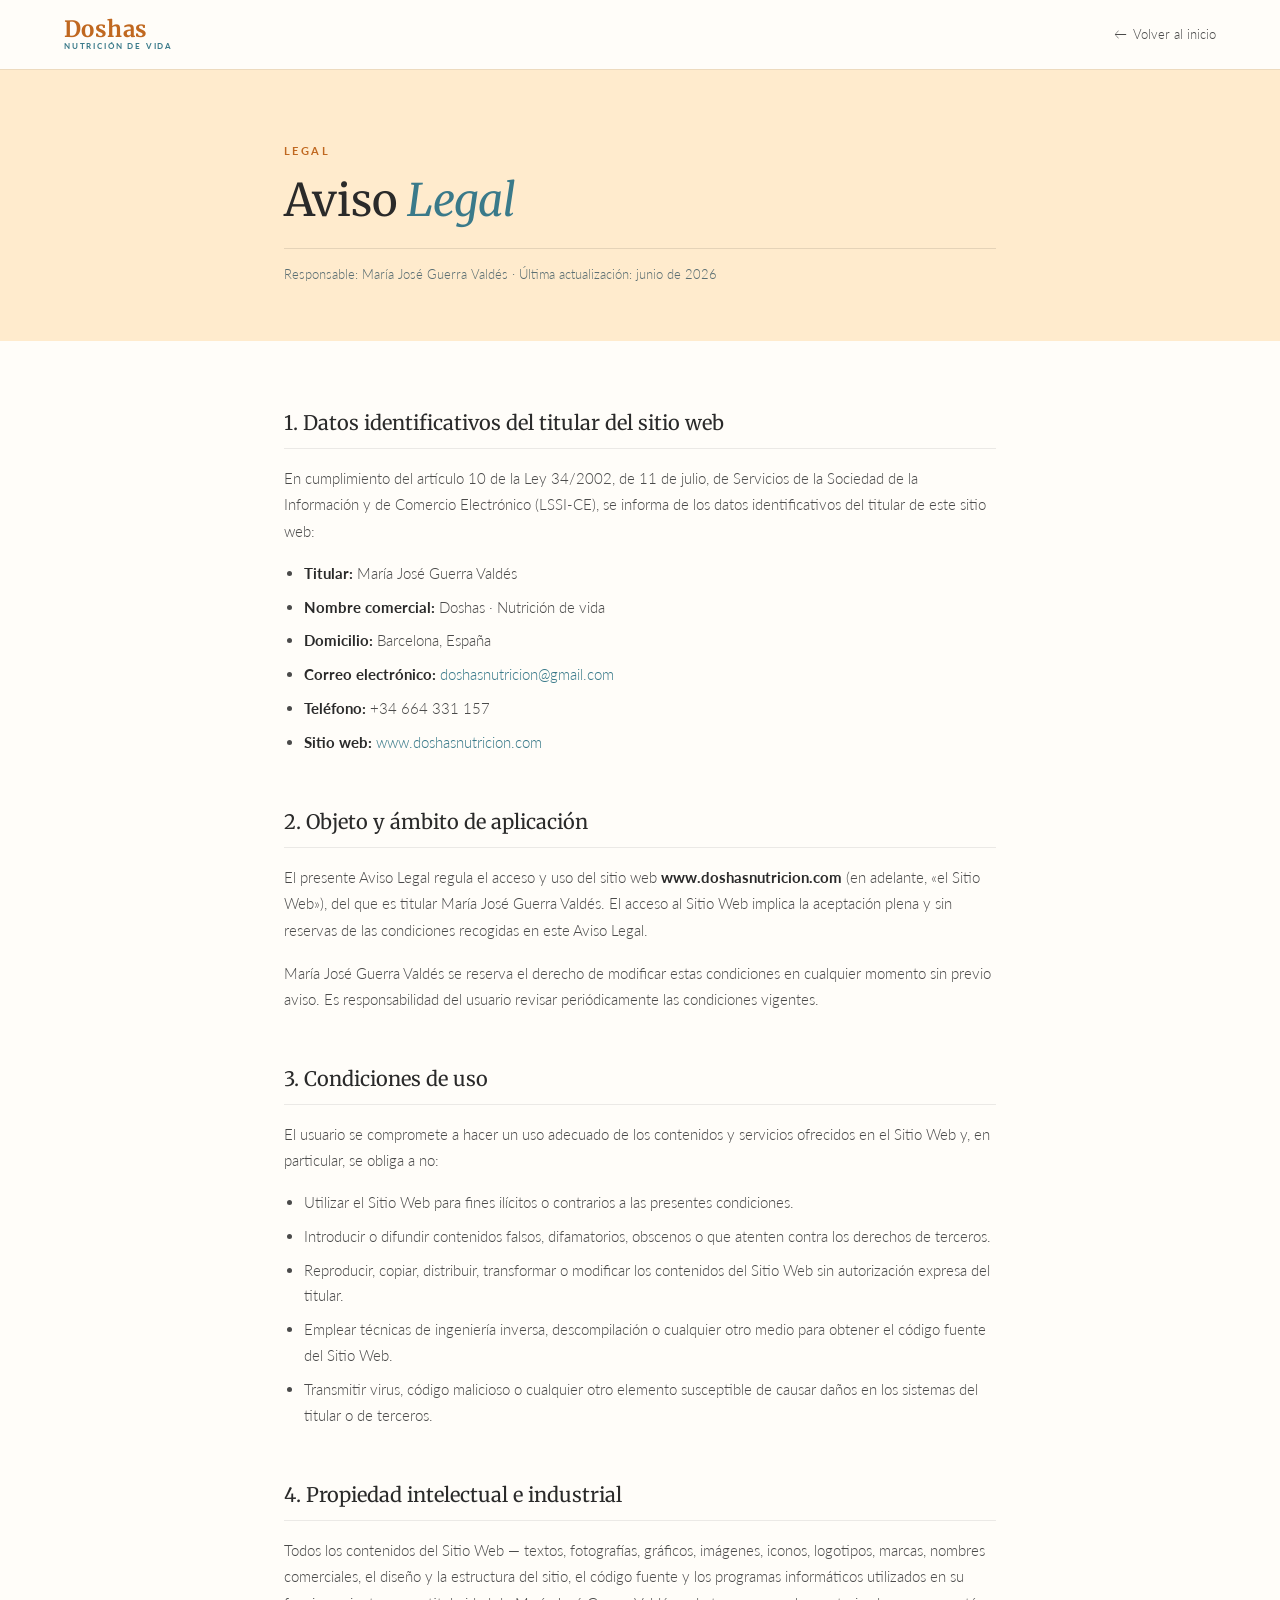
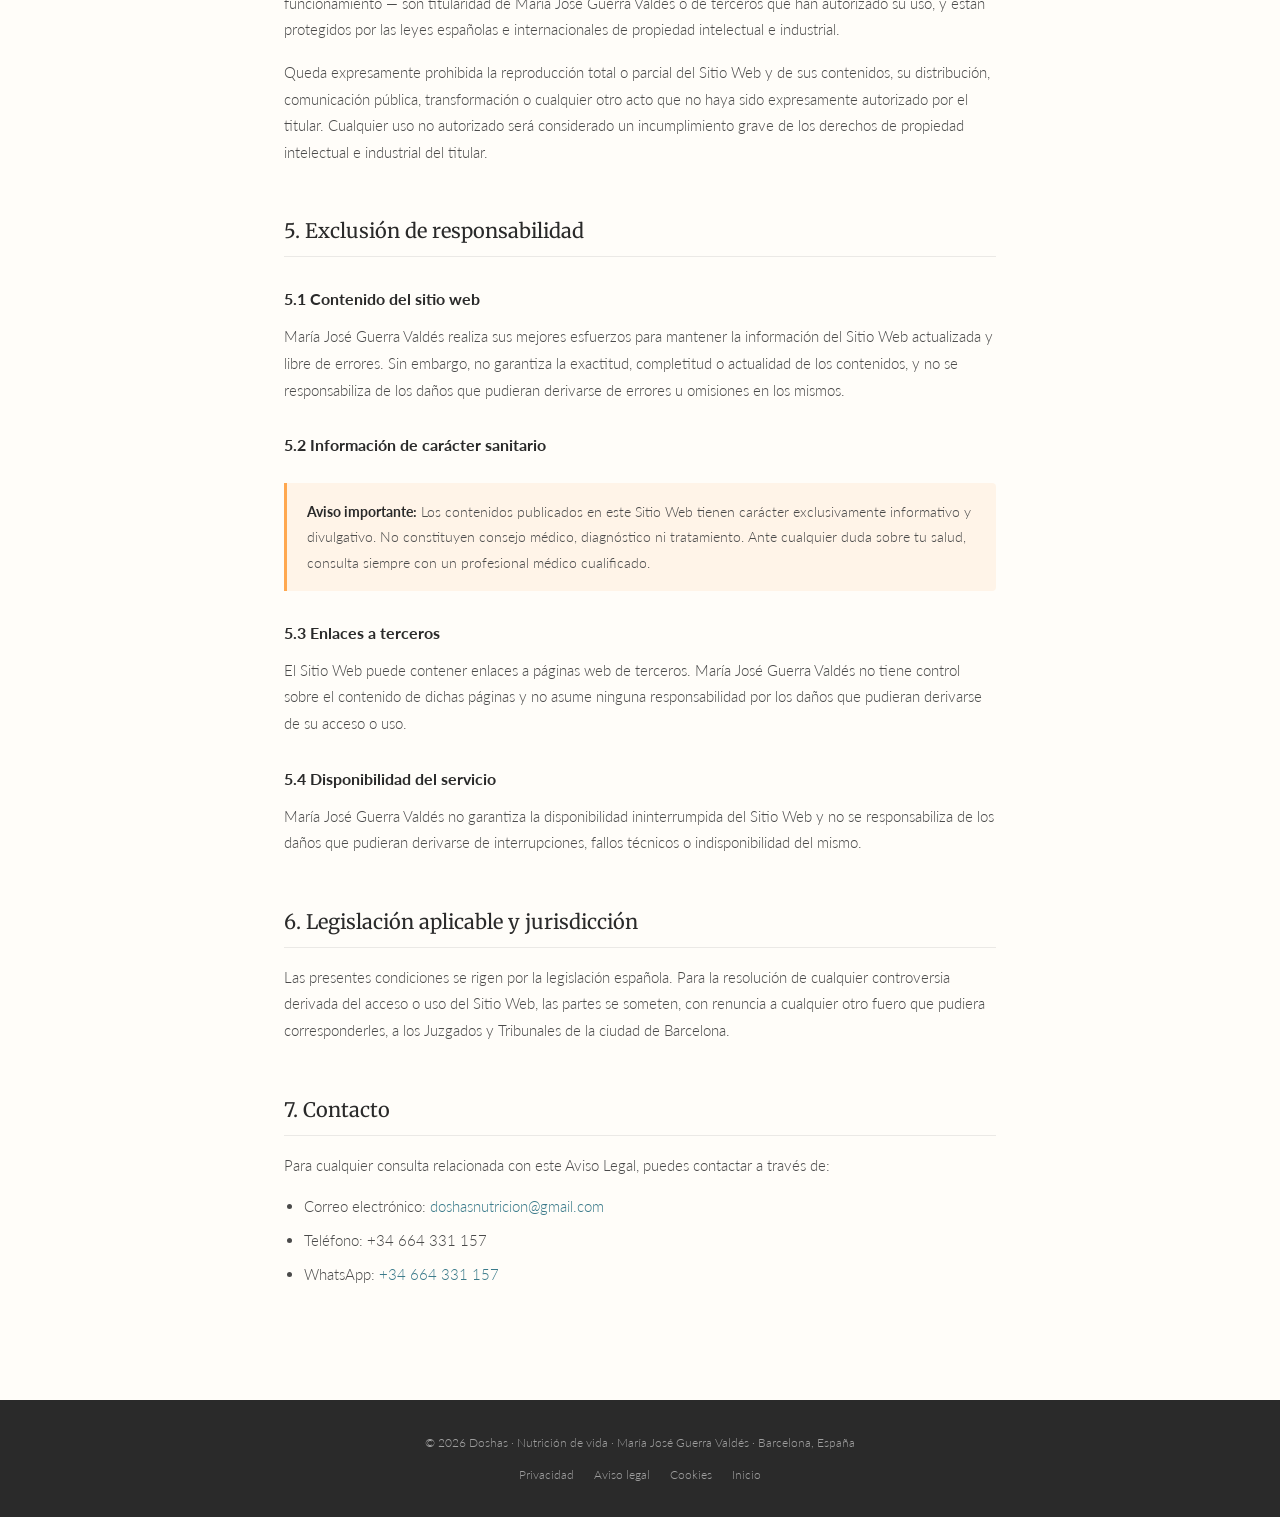
<file: aviso-legal.html>
<!DOCTYPE html>
<html lang="es">
<head>
<meta charset="UTF-8">
<meta name="viewport" content="width=device-width, initial-scale=1.0">
<title>Aviso Legal | Doshas · Nutrición de vida</title>
<meta name="description" content="Aviso legal de Doshas Nutrición de vida — María José Guerra Valdés. Condiciones de uso del sitio web.">
<link rel="canonical" href="https://www.doshasnutricion.com/aviso-legal">
<link rel="preconnect" href="https://fonts.googleapis.com">
<link rel="preconnect" href="https://fonts.gstatic.com" crossorigin>
<link href="https://fonts.googleapis.com/css2?family=Merriweather:ital,wght@0,300;0,400;0,700;1,300;1,400&family=Lato:wght@300;400;700&display=swap" rel="stylesheet" media="print" onload="this.media='all'">
<noscript><link href="https://fonts.googleapis.com/css2?family=Merriweather:ital,wght@0,300;0,400;0,700;1,300;1,400&family=Lato:wght@300;400;700&display=swap" rel="stylesheet"></noscript>
<style>
  :root {
    --orange:#ffa850; --orange-dark:#c06820; --teal-dark:#3a7a8a;
    --teal-mid:#74b4bd; --cream:#ffebcd; --ink:#2a2a2a; --ink-mid:#4a4a4a;
    --ink-light:#5a6e72; --bg:#fffdf9; --white:#ffffff;
    --font-display:'Merriweather',Georgia,serif; --font-body:'Lato',system-ui,sans-serif;
  }
  *, *::before, *::after { box-sizing: border-box; margin: 0; padding: 0; }
  html { font-size: 16px; scroll-behavior: smooth; }
  body { background: var(--bg); color: var(--ink); font-family: var(--font-body); font-weight: 300; line-height: 1.75; -webkit-font-smoothing: antialiased; }
  a { color: var(--teal-dark); text-decoration: none; }
  a:hover { color: var(--orange-dark); text-decoration: underline; }

  nav { position: sticky; top: 0; z-index: 100; padding: 18px 0; background: rgba(255,253,249,0.97); backdrop-filter: blur(12px); box-shadow: 0 1px 0 rgba(0,0,0,0.07); }
  .nav-inner { max-width: 1200px; margin: 0 auto; padding: 0 24px; display: flex; align-items: center; justify-content: space-between; }
  .nav-logo { font-family: var(--font-display); font-size: 1.4rem; font-weight: 700; color: var(--orange-dark); letter-spacing: 0.02em; line-height: 1; text-decoration: none; }
  .nav-logo span { display: block; font-size: 0.52rem; font-family: var(--font-body); font-weight: 700; letter-spacing: 0.22em; text-transform: uppercase; color: var(--teal-dark); margin-top: 2px; }
  .nav-back { font-size: 0.8rem; color: var(--ink-mid); display: flex; align-items: center; gap: 6px; }
  .nav-back::before { content: '←'; }
  .nav-back:hover { color: var(--orange-dark); text-decoration: none; }

  .legal-hero { background: var(--cream); padding: 72px 0 56px; }
  .legal-hero-inner { max-width: 760px; margin: 0 auto; padding: 0 24px; }
  .eyebrow { font-family: var(--font-body); font-size: 0.68rem; font-weight: 700; letter-spacing: 0.22em; text-transform: uppercase; color: var(--orange-dark); display: block; margin-bottom: 14px; }
  .legal-hero h1 { font-family: var(--font-display); font-size: clamp(1.9rem, 3.5vw, 2.8rem); font-weight: 400; line-height: 1.2; color: var(--ink); margin-bottom: 16px; }
  .legal-hero h1 em { font-style: italic; color: var(--teal-dark); }
  .legal-meta { font-size: 0.8rem; color: var(--ink-light); border-top: 1px solid rgba(0,0,0,0.1); padding-top: 14px; margin-top: 20px; }

  .legal-body { max-width: 760px; margin: 0 auto; padding: 64px 24px 96px; }
  .legal-body h2 { font-family: var(--font-display); font-size: 1.25rem; font-weight: 400; color: var(--ink); margin: 48px 0 16px; padding-bottom: 8px; border-bottom: 1.5px solid rgba(0,0,0,0.08); }
  .legal-body h2:first-of-type { margin-top: 0; }
  .legal-body h3 { font-family: var(--font-body); font-size: 1rem; font-weight: 700; color: var(--ink); margin: 28px 0 10px; }
  .legal-body p { font-size: 0.95rem; color: var(--ink-mid); margin-bottom: 16px; }
  .legal-body ul, .legal-body ol { margin: 8px 0 16px 20px; }
  .legal-body li { font-size: 0.95rem; color: var(--ink-mid); margin-bottom: 8px; line-height: 1.7; }
  .legal-body strong { color: var(--ink); font-weight: 700; }
  .info-box { background: rgba(116,180,189,0.1); border-left: 3px solid var(--teal-mid); padding: 16px 20px; border-radius: 0 4px 4px 0; margin: 24px 0; }
  .info-box p { margin-bottom: 0; font-size: 0.9rem; }
  .warning-box { background: rgba(255,168,80,0.1); border-left: 3px solid var(--orange); padding: 16px 20px; border-radius: 0 4px 4px 0; margin: 24px 0; }
  .warning-box p { margin-bottom: 0; font-size: 0.9rem; }

  .legal-footer { background: var(--ink); color: rgba(255,255,255,0.55); padding: 32px 0; text-align: center; font-size: 0.78rem; }
  .legal-footer a { color: rgba(255,255,255,0.55); }
  .legal-footer a:hover { color: var(--orange); text-decoration: none; }
  .legal-footer-links { display: flex; justify-content: center; gap: 20px; flex-wrap: wrap; margin-top: 10px; }
</style>
</head>
<body>

<nav>
  <div class="nav-inner">
    <a href="/" class="nav-logo">Doshas <span>Nutrición de vida</span></a>
    <a href="/" class="nav-back">Volver al inicio</a>
  </div>
</nav>

<div class="legal-hero">
  <div class="legal-hero-inner">
    <span class="eyebrow">Legal</span>
    <h1>Aviso <em>Legal</em></h1>
    <div class="legal-meta">
      Responsable: María José Guerra Valdés · Última actualización: junio de 2026
    </div>
  </div>
</div>

<div class="legal-body">

  <h2>1. Datos identificativos del titular del sitio web</h2>
  <p>En cumplimiento del artículo 10 de la Ley 34/2002, de 11 de julio, de Servicios de la Sociedad de la Información y de Comercio Electrónico (LSSI-CE), se informa de los datos identificativos del titular de este sitio web:</p>
  <ul>
    <li><strong>Titular:</strong> María José Guerra Valdés</li>
    <li><strong>Nombre comercial:</strong> Doshas · Nutrición de vida</li>
    <li><strong>Domicilio:</strong> Barcelona, España</li>
    <li><strong>Correo electrónico:</strong> <a href="mailto:doshasnutricion@gmail.com">doshasnutricion@gmail.com</a></li>
    <li><strong>Teléfono:</strong> +34 664 331 157</li>
    <li><strong>Sitio web:</strong> <a href="https://www.doshasnutricion.com">www.doshasnutricion.com</a></li>
  </ul>

  <h2>2. Objeto y ámbito de aplicación</h2>
  <p>El presente Aviso Legal regula el acceso y uso del sitio web <strong>www.doshasnutricion.com</strong> (en adelante, «el Sitio Web»), del que es titular María José Guerra Valdés. El acceso al Sitio Web implica la aceptación plena y sin reservas de las condiciones recogidas en este Aviso Legal.</p>
  <p>María José Guerra Valdés se reserva el derecho de modificar estas condiciones en cualquier momento sin previo aviso. Es responsabilidad del usuario revisar periódicamente las condiciones vigentes.</p>

  <h2>3. Condiciones de uso</h2>
  <p>El usuario se compromete a hacer un uso adecuado de los contenidos y servicios ofrecidos en el Sitio Web y, en particular, se obliga a no:</p>
  <ul>
    <li>Utilizar el Sitio Web para fines ilícitos o contrarios a las presentes condiciones.</li>
    <li>Introducir o difundir contenidos falsos, difamatorios, obscenos o que atenten contra los derechos de terceros.</li>
    <li>Reproducir, copiar, distribuir, transformar o modificar los contenidos del Sitio Web sin autorización expresa del titular.</li>
    <li>Emplear técnicas de ingeniería inversa, descompilación o cualquier otro medio para obtener el código fuente del Sitio Web.</li>
    <li>Transmitir virus, código malicioso o cualquier otro elemento susceptible de causar daños en los sistemas del titular o de terceros.</li>
  </ul>

  <h2>4. Propiedad intelectual e industrial</h2>
  <p>Todos los contenidos del Sitio Web — textos, fotografías, gráficos, imágenes, iconos, logotipos, marcas, nombres comerciales, el diseño y la estructura del sitio, el código fuente y los programas informáticos utilizados en su funcionamiento — son titularidad de María José Guerra Valdés o de terceros que han autorizado su uso, y están protegidos por las leyes españolas e internacionales de propiedad intelectual e industrial.</p>
  <p>Queda expresamente prohibida la reproducción total o parcial del Sitio Web y de sus contenidos, su distribución, comunicación pública, transformación o cualquier otro acto que no haya sido expresamente autorizado por el titular. Cualquier uso no autorizado será considerado un incumplimiento grave de los derechos de propiedad intelectual e industrial del titular.</p>

  <h2>5. Exclusión de responsabilidad</h2>

  <h3>5.1 Contenido del sitio web</h3>
  <p>María José Guerra Valdés realiza sus mejores esfuerzos para mantener la información del Sitio Web actualizada y libre de errores. Sin embargo, no garantiza la exactitud, completitud o actualidad de los contenidos, y no se responsabiliza de los daños que pudieran derivarse de errores u omisiones en los mismos.</p>

  <h3>5.2 Información de carácter sanitario</h3>
  <div class="warning-box">
    <p><strong>Aviso importante:</strong> Los contenidos publicados en este Sitio Web tienen carácter exclusivamente informativo y divulgativo. No constituyen consejo médico, diagnóstico ni tratamiento. Ante cualquier duda sobre tu salud, consulta siempre con un profesional médico cualificado.</p>
  </div>

  <h3>5.3 Enlaces a terceros</h3>
  <p>El Sitio Web puede contener enlaces a páginas web de terceros. María José Guerra Valdés no tiene control sobre el contenido de dichas páginas y no asume ninguna responsabilidad por los daños que pudieran derivarse de su acceso o uso.</p>

  <h3>5.4 Disponibilidad del servicio</h3>
  <p>María José Guerra Valdés no garantiza la disponibilidad ininterrumpida del Sitio Web y no se responsabiliza de los daños que pudieran derivarse de interrupciones, fallos técnicos o indisponibilidad del mismo.</p>

  <h2>6. Legislación aplicable y jurisdicción</h2>
  <p>Las presentes condiciones se rigen por la legislación española. Para la resolución de cualquier controversia derivada del acceso o uso del Sitio Web, las partes se someten, con renuncia a cualquier otro fuero que pudiera corresponderles, a los Juzgados y Tribunales de la ciudad de Barcelona.</p>

  <h2>7. Contacto</h2>
  <p>Para cualquier consulta relacionada con este Aviso Legal, puedes contactar a través de:</p>
  <ul>
    <li>Correo electrónico: <a href="mailto:doshasnutricion@gmail.com">doshasnutricion@gmail.com</a></li>
    <li>Teléfono: +34 664 331 157</li>
    <li>WhatsApp: <a href="https://wa.me/34664331157" target="_blank" rel="noopener">+34 664 331 157</a></li>
  </ul>

</div>

<footer class="legal-footer">
  <div>© 2026 Doshas · Nutrición de vida · María José Guerra Valdés · Barcelona, España</div>
  <div class="legal-footer-links">
    <a href="/politica-de-privacidad.html">Privacidad</a>
    <a href="/aviso-legal.html">Aviso legal</a>
    <a href="/cookies.html">Cookies</a>
    <a href="/">Inicio</a>
  </div>
</footer>

</body>
</html>
</file>
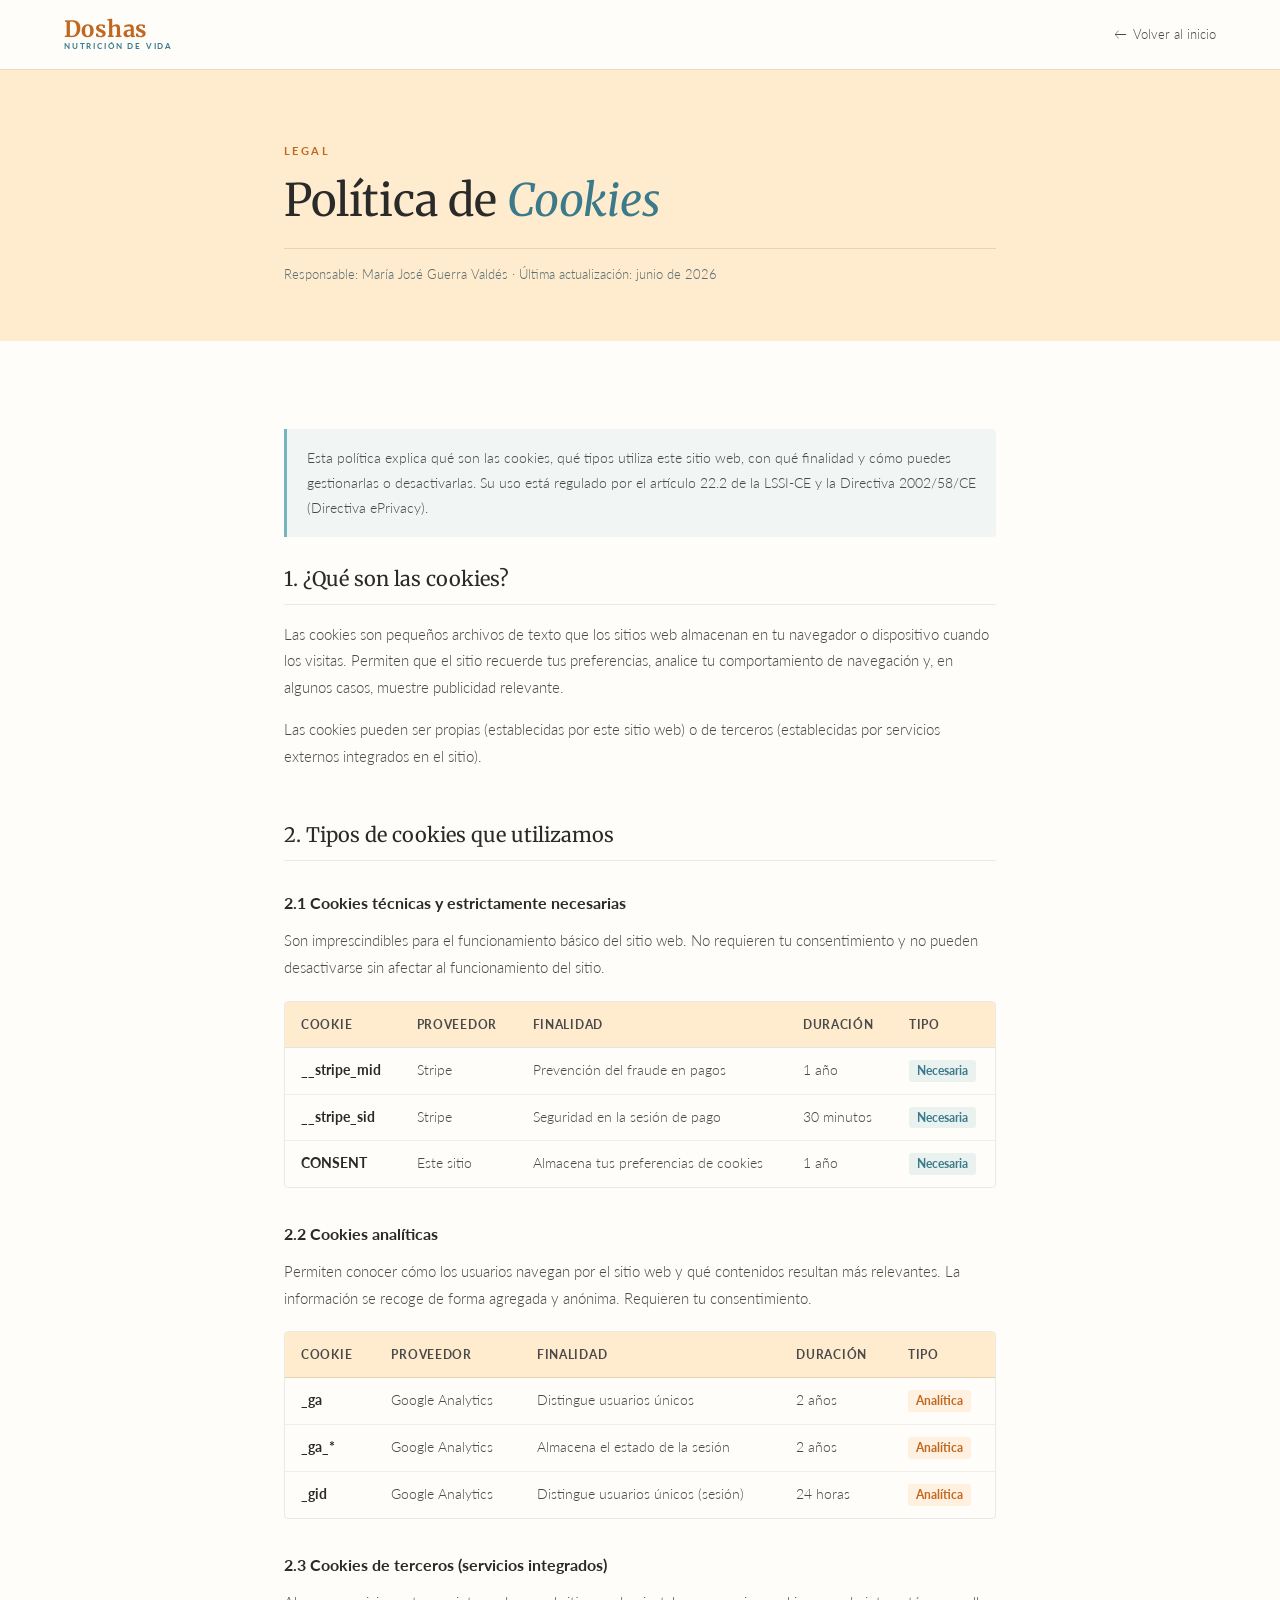
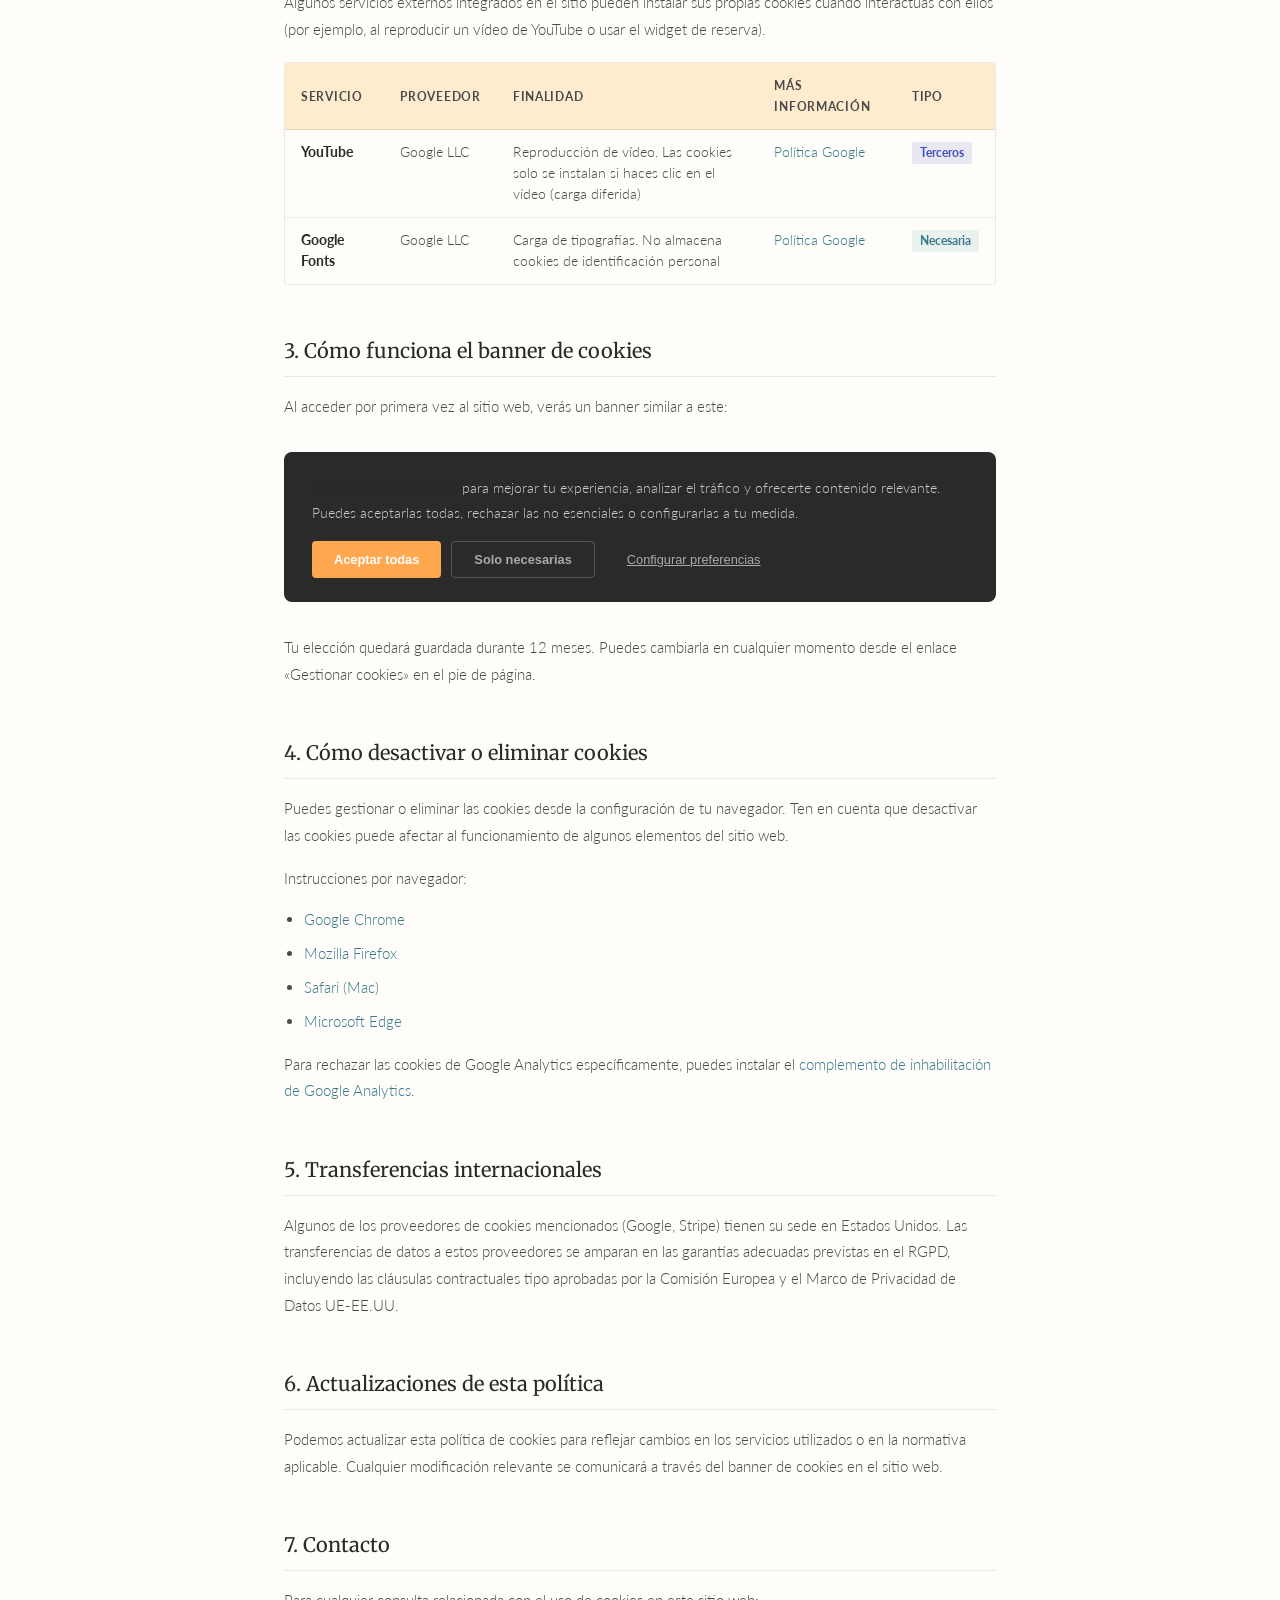
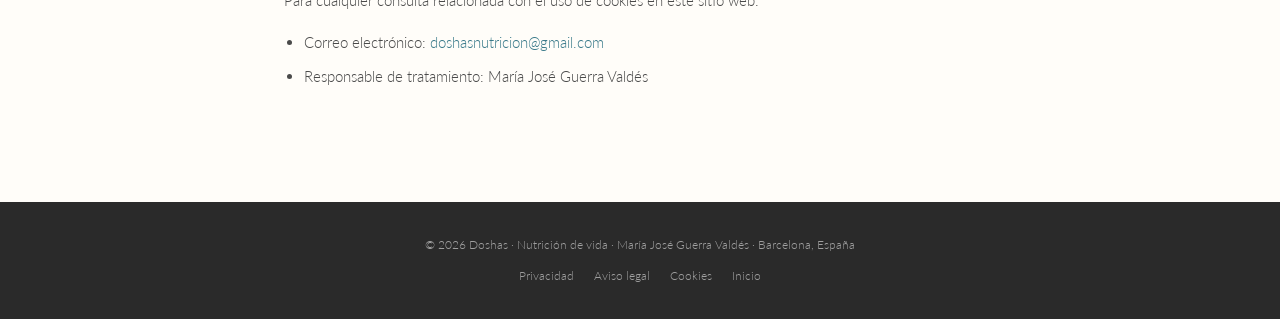
<file: cookies.html>
<!DOCTYPE html>
<html lang="es">
<head>
<meta charset="UTF-8">
<meta name="viewport" content="width=device-width, initial-scale=1.0">
<title>Política de Cookies | Doshas · Nutrición de vida</title>
<meta name="description" content="Política de cookies de Doshas Nutrición de vida — María José Guerra Valdés. Información sobre las cookies utilizadas en el sitio web.">
<link rel="canonical" href="https://www.doshasnutricion.com/cookies">
<link rel="preconnect" href="https://fonts.googleapis.com">
<link rel="preconnect" href="https://fonts.gstatic.com" crossorigin>
<link href="https://fonts.googleapis.com/css2?family=Merriweather:ital,wght@0,300;0,400;0,700;1,300;1,400&family=Lato:wght@300;400;700&display=swap" rel="stylesheet" media="print" onload="this.media='all'">
<noscript><link href="https://fonts.googleapis.com/css2?family=Merriweather:ital,wght@0,300;0,400;0,700;1,300;1,400&family=Lato:wght@300;400;700&display=swap" rel="stylesheet"></noscript>
<style>
  :root {
    --orange:#ffa850; --orange-dark:#c06820; --teal-dark:#3a7a8a;
    --teal-mid:#74b4bd; --cream:#ffebcd; --ink:#2a2a2a; --ink-mid:#4a4a4a;
    --ink-light:#5a6e72; --bg:#fffdf9; --white:#ffffff; --navy:#424fbc;
    --font-display:'Merriweather',Georgia,serif; --font-body:'Lato',system-ui,sans-serif;
  }
  *, *::before, *::after { box-sizing: border-box; margin: 0; padding: 0; }
  html { font-size: 16px; scroll-behavior: smooth; }
  body { background: var(--bg); color: var(--ink); font-family: var(--font-body); font-weight: 300; line-height: 1.75; -webkit-font-smoothing: antialiased; }
  a { color: var(--teal-dark); text-decoration: none; }
  a:hover { color: var(--orange-dark); text-decoration: underline; }

  nav { position: sticky; top: 0; z-index: 100; padding: 18px 0; background: rgba(255,253,249,0.97); backdrop-filter: blur(12px); box-shadow: 0 1px 0 rgba(0,0,0,0.07); }
  .nav-inner { max-width: 1200px; margin: 0 auto; padding: 0 24px; display: flex; align-items: center; justify-content: space-between; }
  .nav-logo { font-family: var(--font-display); font-size: 1.4rem; font-weight: 700; color: var(--orange-dark); letter-spacing: 0.02em; line-height: 1; text-decoration: none; }
  .nav-logo span { display: block; font-size: 0.52rem; font-family: var(--font-body); font-weight: 700; letter-spacing: 0.22em; text-transform: uppercase; color: var(--teal-dark); margin-top: 2px; }
  .nav-back { font-size: 0.8rem; color: var(--ink-mid); display: flex; align-items: center; gap: 6px; }
  .nav-back::before { content: '←'; }
  .nav-back:hover { color: var(--orange-dark); text-decoration: none; }

  .legal-hero { background: var(--cream); padding: 72px 0 56px; }
  .legal-hero-inner { max-width: 760px; margin: 0 auto; padding: 0 24px; }
  .eyebrow { font-family: var(--font-body); font-size: 0.68rem; font-weight: 700; letter-spacing: 0.22em; text-transform: uppercase; color: var(--orange-dark); display: block; margin-bottom: 14px; }
  .legal-hero h1 { font-family: var(--font-display); font-size: clamp(1.9rem, 3.5vw, 2.8rem); font-weight: 400; line-height: 1.2; color: var(--ink); margin-bottom: 16px; }
  .legal-hero h1 em { font-style: italic; color: var(--teal-dark); }
  .legal-meta { font-size: 0.8rem; color: var(--ink-light); border-top: 1px solid rgba(0,0,0,0.1); padding-top: 14px; margin-top: 20px; }

  .legal-body { max-width: 760px; margin: 0 auto; padding: 64px 24px 96px; }
  .legal-body h2 { font-family: var(--font-display); font-size: 1.25rem; font-weight: 400; color: var(--ink); margin: 48px 0 16px; padding-bottom: 8px; border-bottom: 1.5px solid rgba(0,0,0,0.08); }
  .legal-body h2:first-of-type { margin-top: 0; }
  .legal-body h3 { font-family: var(--font-body); font-size: 1rem; font-weight: 700; color: var(--ink); margin: 28px 0 10px; }
  .legal-body p { font-size: 0.95rem; color: var(--ink-mid); margin-bottom: 16px; }
  .legal-body ul, .legal-body ol { margin: 8px 0 16px 20px; }
  .legal-body li { font-size: 0.95rem; color: var(--ink-mid); margin-bottom: 8px; line-height: 1.7; }
  .legal-body strong { color: var(--ink); font-weight: 700; }
  .info-box { background: rgba(116,180,189,0.1); border-left: 3px solid var(--teal-mid); padding: 16px 20px; border-radius: 0 4px 4px 0; margin: 24px 0; }
  .info-box p { margin-bottom: 0; font-size: 0.9rem; }

  /* Tabla de cookies */
  .cookie-table-wrap { overflow-x: auto; margin: 20px 0 32px; border-radius: 4px; border: 1px solid rgba(0,0,0,0.08); }
  .cookie-table { width: 100%; border-collapse: collapse; font-size: 0.85rem; }
  .cookie-table thead { background: var(--cream); }
  .cookie-table th { padding: 12px 16px; text-align: left; font-weight: 700; font-size: 0.75rem; letter-spacing: 0.06em; text-transform: uppercase; color: var(--ink-mid); border-bottom: 1.5px solid rgba(0,0,0,0.1); }
  .cookie-table td { padding: 12px 16px; color: var(--ink-mid); border-bottom: 1px solid rgba(0,0,0,0.06); vertical-align: top; line-height: 1.55; }
  .cookie-table tr:last-child td { border-bottom: none; }
  .cookie-table tr:hover td { background: rgba(255,248,240,0.6); }
  .badge-type { display: inline-block; padding: 2px 8px; border-radius: 3px; font-size: 0.72rem; font-weight: 700; }
  .badge-necesaria { background: rgba(116,180,189,0.15); color: var(--teal-dark); }
  .badge-analitica { background: rgba(255,168,80,0.15); color: var(--orange-dark); }
  .badge-marketing { background: rgba(66,79,188,0.12); color: var(--navy); }

  /* Banner de cookies (demo) */
  .cookie-banner-demo { background: var(--ink); color: var(--white); border-radius: 8px; padding: 24px 28px; margin: 32px 0; }
  .cookie-banner-demo p { color: rgba(255,255,255,0.75); font-size: 0.88rem; margin-bottom: 16px; }
  .cookie-banner-demo-btns { display: flex; gap: 10px; flex-wrap: wrap; }
  .btn-accept { background: var(--orange); color: var(--white); padding: 10px 22px; font-size: 0.8rem; font-weight: 700; border-radius: 4px; border: none; cursor: pointer; }
  .btn-reject { background: transparent; color: rgba(255,255,255,0.6); padding: 10px 22px; font-size: 0.8rem; font-weight: 700; border-radius: 4px; border: 1px solid rgba(255,255,255,0.2); cursor: pointer; }
  .btn-settings { background: transparent; color: rgba(255,255,255,0.6); padding: 10px 22px; font-size: 0.8rem; font-weight: 400; border-radius: 4px; border: none; cursor: pointer; text-decoration: underline; }

  .legal-footer { background: var(--ink); color: rgba(255,255,255,0.55); padding: 32px 0; text-align: center; font-size: 0.78rem; }
  .legal-footer a { color: rgba(255,255,255,0.55); }
  .legal-footer a:hover { color: var(--orange); text-decoration: none; }
  .legal-footer-links { display: flex; justify-content: center; gap: 20px; flex-wrap: wrap; margin-top: 10px; }
</style>
</head>
<body>

<nav>
  <div class="nav-inner">
    <a href="/" class="nav-logo">Doshas <span>Nutrición de vida</span></a>
    <a href="/" class="nav-back">Volver al inicio</a>
  </div>
</nav>

<div class="legal-hero">
  <div class="legal-hero-inner">
    <span class="eyebrow">Legal</span>
    <h1>Política de <em>Cookies</em></h1>
    <div class="legal-meta">
      Responsable: María José Guerra Valdés · Última actualización: junio de 2026
    </div>
  </div>
</div>

<div class="legal-body">

  <div class="info-box">
    <p>Esta política explica qué son las cookies, qué tipos utiliza este sitio web, con qué finalidad y cómo puedes gestionarlas o desactivarlas. Su uso está regulado por el artículo 22.2 de la LSSI-CE y la Directiva 2002/58/CE (Directiva ePrivacy).</p>
  </div>

  <h2>1. ¿Qué son las cookies?</h2>
  <p>Las cookies son pequeños archivos de texto que los sitios web almacenan en tu navegador o dispositivo cuando los visitas. Permiten que el sitio recuerde tus preferencias, analice tu comportamiento de navegación y, en algunos casos, muestre publicidad relevante.</p>
  <p>Las cookies pueden ser propias (establecidas por este sitio web) o de terceros (establecidas por servicios externos integrados en el sitio).</p>

  <h2>2. Tipos de cookies que utilizamos</h2>

  <h3>2.1 Cookies técnicas y estrictamente necesarias</h3>
  <p>Son imprescindibles para el funcionamiento básico del sitio web. No requieren tu consentimiento y no pueden desactivarse sin afectar al funcionamiento del sitio.</p>

  <div class="cookie-table-wrap">
    <table class="cookie-table" aria-label="Cookies técnicas y necesarias">
      <thead>
        <tr>
          <th>Cookie</th>
          <th>Proveedor</th>
          <th>Finalidad</th>
          <th>Duración</th>
          <th>Tipo</th>
        </tr>
      </thead>
      <tbody>
        <tr>
          <td><strong>__stripe_mid</strong></td>
          <td>Stripe</td>
          <td>Prevención del fraude en pagos</td>
          <td>1 año</td>
          <td><span class="badge-type badge-necesaria">Necesaria</span></td>
        </tr>
        <tr>
          <td><strong>__stripe_sid</strong></td>
          <td>Stripe</td>
          <td>Seguridad en la sesión de pago</td>
          <td>30 minutos</td>
          <td><span class="badge-type badge-necesaria">Necesaria</span></td>
        </tr>
        <tr>
          <td><strong>CONSENT</strong></td>
          <td>Este sitio</td>
          <td>Almacena tus preferencias de cookies</td>
          <td>1 año</td>
          <td><span class="badge-type badge-necesaria">Necesaria</span></td>
        </tr>
      </tbody>
    </table>
  </div>

  <h3>2.2 Cookies analíticas</h3>
  <p>Permiten conocer cómo los usuarios navegan por el sitio web y qué contenidos resultan más relevantes. La información se recoge de forma agregada y anónima. Requieren tu consentimiento.</p>

  <div class="cookie-table-wrap">
    <table class="cookie-table" aria-label="Cookies analíticas">
      <thead>
        <tr>
          <th>Cookie</th>
          <th>Proveedor</th>
          <th>Finalidad</th>
          <th>Duración</th>
          <th>Tipo</th>
        </tr>
      </thead>
      <tbody>
        <tr>
          <td><strong>_ga</strong></td>
          <td>Google Analytics</td>
          <td>Distingue usuarios únicos</td>
          <td>2 años</td>
          <td><span class="badge-type badge-analitica">Analítica</span></td>
        </tr>
        <tr>
          <td><strong>_ga_*</strong></td>
          <td>Google Analytics</td>
          <td>Almacena el estado de la sesión</td>
          <td>2 años</td>
          <td><span class="badge-type badge-analitica">Analítica</span></td>
        </tr>
        <tr>
          <td><strong>_gid</strong></td>
          <td>Google Analytics</td>
          <td>Distingue usuarios únicos (sesión)</td>
          <td>24 horas</td>
          <td><span class="badge-type badge-analitica">Analítica</span></td>
        </tr>
      </tbody>
    </table>
  </div>

  <h3>2.3 Cookies de terceros (servicios integrados)</h3>
  <p>Algunos servicios externos integrados en el sitio pueden instalar sus propias cookies cuando interactúas con ellos (por ejemplo, al reproducir un vídeo de YouTube o usar el widget de reserva).</p>

  <div class="cookie-table-wrap">
    <table class="cookie-table" aria-label="Cookies de terceros">
      <thead>
        <tr>
          <th>Servicio</th>
          <th>Proveedor</th>
          <th>Finalidad</th>
          <th>Más información</th>
          <th>Tipo</th>
        </tr>
      </thead>
      <tbody>
        <tr>
          <td><strong>YouTube</strong></td>
          <td>Google LLC</td>
          <td>Reproducción de vídeo. Las cookies solo se instalan si haces clic en el vídeo (carga diferida)</td>
          <td><a href="https://policies.google.com/privacy" target="_blank" rel="noopener">Política Google</a></td>
          <td><span class="badge-type badge-marketing">Terceros</span></td>
        </tr>
        <tr>
          <td><strong>Google Fonts</strong></td>
          <td>Google LLC</td>
          <td>Carga de tipografías. No almacena cookies de identificación personal</td>
          <td><a href="https://policies.google.com/privacy" target="_blank" rel="noopener">Política Google</a></td>
          <td><span class="badge-type badge-necesaria">Necesaria</span></td>
        </tr>
      </tbody>
    </table>
  </div>

  <h2>3. Cómo funciona el banner de cookies</h2>
  <p>Al acceder por primera vez al sitio web, verás un banner similar a este:</p>

  <div class="cookie-banner-demo" role="presentation" aria-hidden="true">
    <p><strong>Este sitio utiliza cookies</strong> para mejorar tu experiencia, analizar el tráfico y ofrecerte contenido relevante. Puedes aceptarlas todas, rechazar las no esenciales o configurarlas a tu medida.</p>
    <div class="cookie-banner-demo-btns">
      <button class="btn-accept">Aceptar todas</button>
      <button class="btn-reject">Solo necesarias</button>
      <button class="btn-settings">Configurar preferencias</button>
    </div>
  </div>

  <p>Tu elección quedará guardada durante 12 meses. Puedes cambiarla en cualquier momento desde el enlace «Gestionar cookies» en el pie de página.</p>

  <h2>4. Cómo desactivar o eliminar cookies</h2>
  <p>Puedes gestionar o eliminar las cookies desde la configuración de tu navegador. Ten en cuenta que desactivar las cookies puede afectar al funcionamiento de algunos elementos del sitio web.</p>
  <p>Instrucciones por navegador:</p>
  <ul>
    <li><a href="https://support.google.com/chrome/answer/95647" target="_blank" rel="noopener">Google Chrome</a></li>
    <li><a href="https://support.mozilla.org/es/kb/habilitar-y-deshabilitar-cookies-que-los-sitios-we" target="_blank" rel="noopener">Mozilla Firefox</a></li>
    <li><a href="https://support.apple.com/es-es/guide/safari/sfri11471/mac" target="_blank" rel="noopener">Safari (Mac)</a></li>
    <li><a href="https://support.microsoft.com/es-es/microsoft-edge/eliminar-las-cookies-en-microsoft-edge-63947406-40ac-c3b8-57b9-2a946a29ae09" target="_blank" rel="noopener">Microsoft Edge</a></li>
  </ul>
  <p>Para rechazar las cookies de Google Analytics específicamente, puedes instalar el <a href="https://tools.google.com/dlpage/gaoptout" target="_blank" rel="noopener">complemento de inhabilitación de Google Analytics</a>.</p>

  <h2>5. Transferencias internacionales</h2>
  <p>Algunos de los proveedores de cookies mencionados (Google, Stripe) tienen su sede en Estados Unidos. Las transferencias de datos a estos proveedores se amparan en las garantías adecuadas previstas en el RGPD, incluyendo las cláusulas contractuales tipo aprobadas por la Comisión Europea y el Marco de Privacidad de Datos UE-EE.UU.</p>

  <h2>6. Actualizaciones de esta política</h2>
  <p>Podemos actualizar esta política de cookies para reflejar cambios en los servicios utilizados o en la normativa aplicable. Cualquier modificación relevante se comunicará a través del banner de cookies en el sitio web.</p>

  <h2>7. Contacto</h2>
  <p>Para cualquier consulta relacionada con el uso de cookies en este sitio web:</p>
  <ul>
    <li>Correo electrónico: <a href="mailto:doshasnutricion@gmail.com">doshasnutricion@gmail.com</a></li>
    <li>Responsable de tratamiento: María José Guerra Valdés</li>
  </ul>

</div>

<footer class="legal-footer">
  <div>© 2026 Doshas · Nutrición de vida · María José Guerra Valdés · Barcelona, España</div>
  <div class="legal-footer-links">
    <a href="/politica-de-privacidad.html">Privacidad</a>
    <a href="/aviso-legal.html">Aviso legal</a>
    <a href="/cookies.html">Cookies</a>
    <a href="/">Inicio</a>
  </div>
</footer>

</body>
</html>
</file>
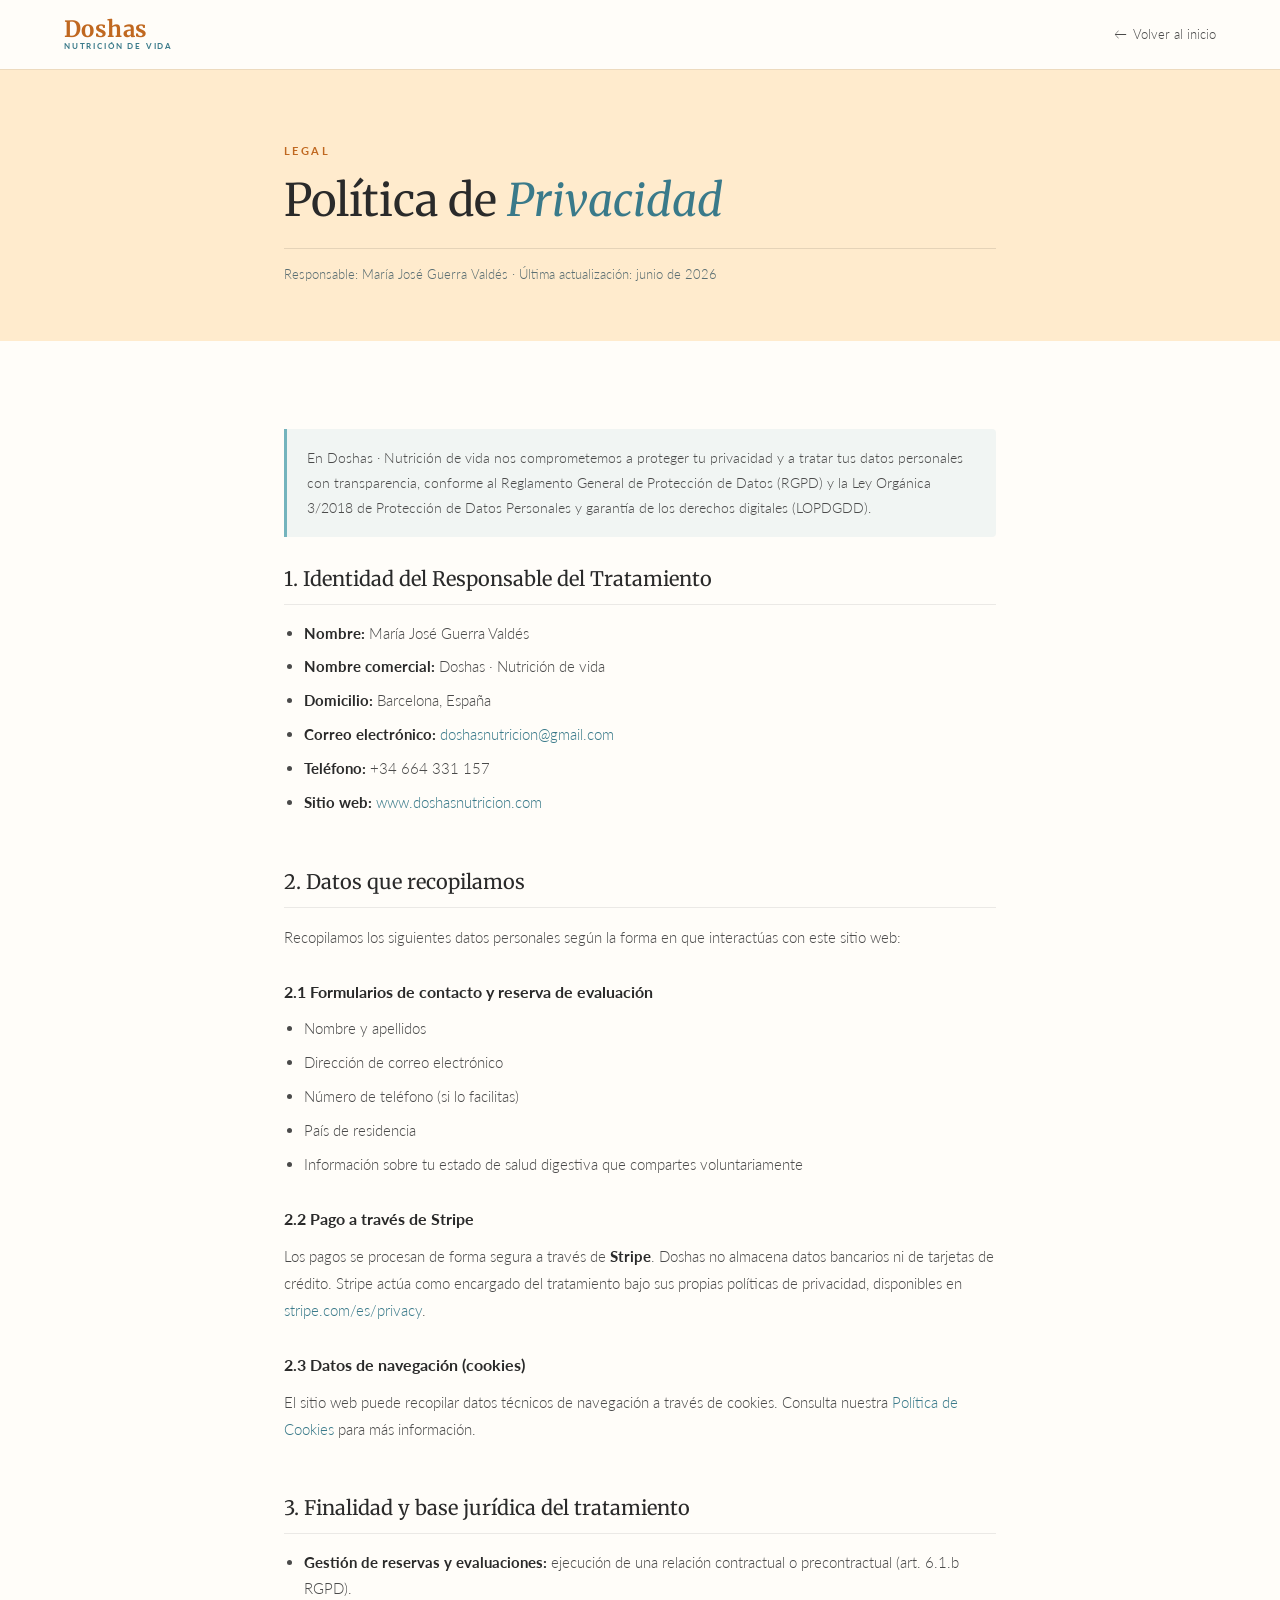
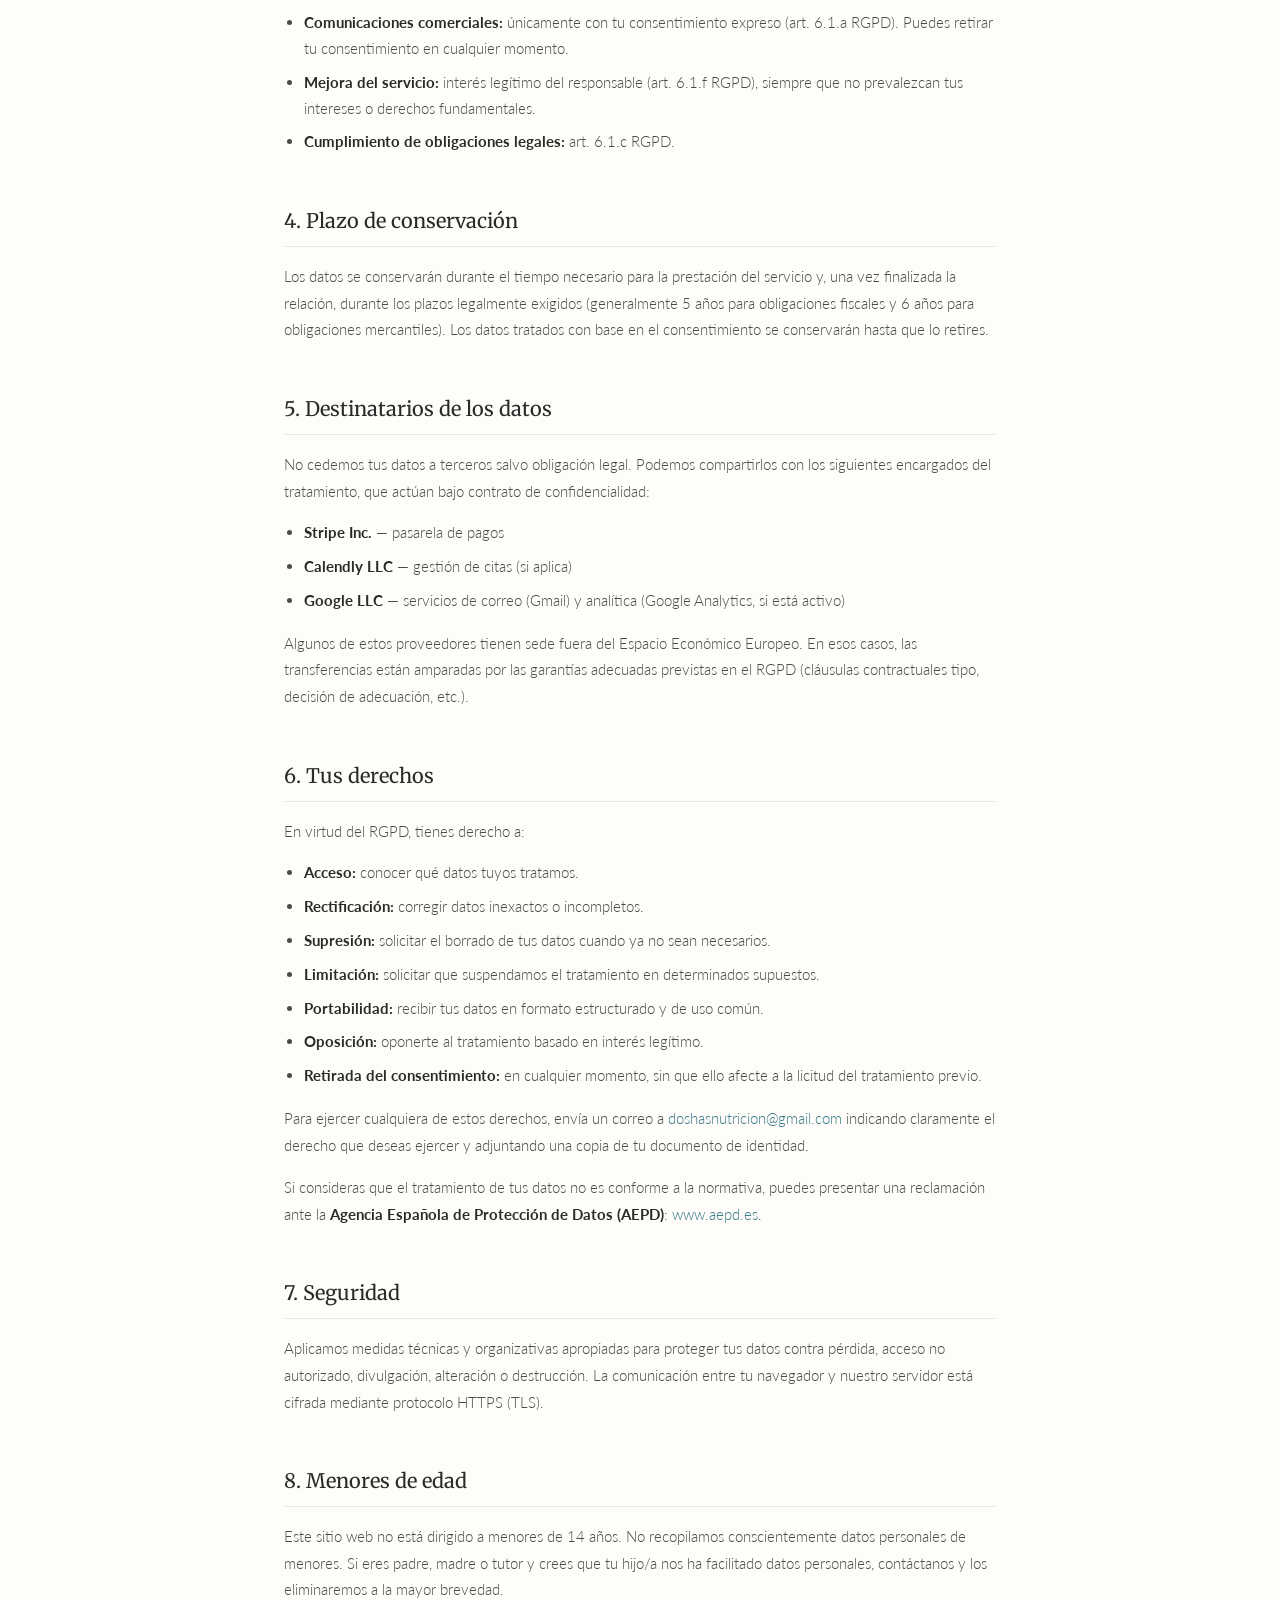
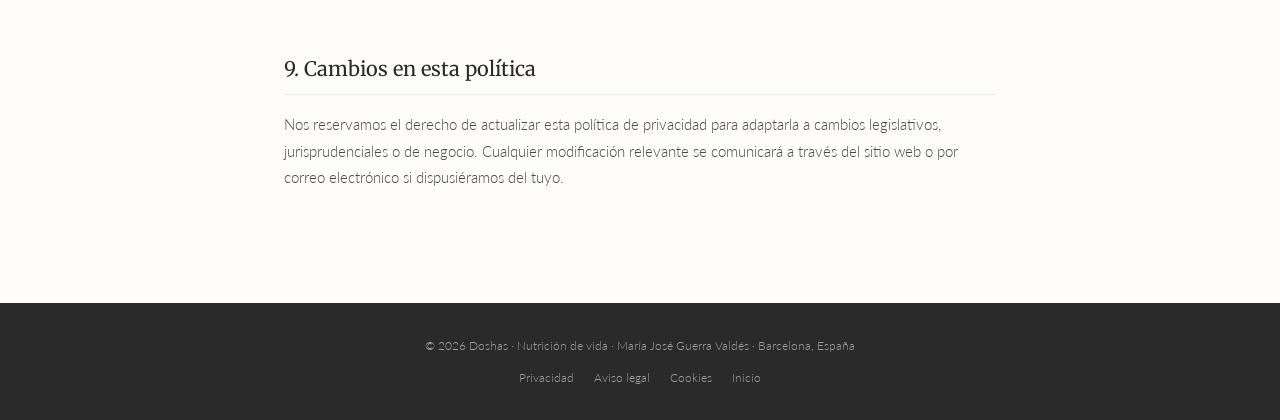
<file: politica-de-privacidad.html>
<!DOCTYPE html>
<html lang="es">
<head>
<meta charset="UTF-8">
<meta name="viewport" content="width=device-width, initial-scale=1.0">
<title>Política de Privacidad | Doshas · Nutrición de vida</title>
<meta name="description" content="Política de privacidad de Doshas Nutrición de vida — María José Guerra Valdés. Información sobre el tratamiento de tus datos personales.">
<link rel="canonical" href="https://www.doshasnutricion.com/politica-de-privacidad">
<link rel="preconnect" href="https://fonts.googleapis.com">
<link rel="preconnect" href="https://fonts.gstatic.com" crossorigin>
<link href="https://fonts.googleapis.com/css2?family=Merriweather:ital,wght@0,300;0,400;0,700;1,300;1,400&family=Lato:wght@300;400;700&display=swap" rel="stylesheet" media="print" onload="this.media='all'">
<noscript><link href="https://fonts.googleapis.com/css2?family=Merriweather:ital,wght@0,300;0,400;0,700;1,300;1,400&family=Lato:wght@300;400;700&display=swap" rel="stylesheet"></noscript>
<style>
  :root {
    --orange:#ffa850; --orange-dark:#c06820; --teal-dark:#3a7a8a;
    --teal-mid:#74b4bd; --cream:#ffebcd; --ink:#2a2a2a; --ink-mid:#4a4a4a;
    --ink-light:#5a6e72; --bg:#fffdf9; --white:#ffffff; --navy:#424fbc;
    --font-display:'Merriweather',Georgia,serif; --font-body:'Lato',system-ui,sans-serif;
  }
  *, *::before, *::after { box-sizing: border-box; margin: 0; padding: 0; }
  html { font-size: 16px; scroll-behavior: smooth; }
  body { background: var(--bg); color: var(--ink); font-family: var(--font-body); font-weight: 300; line-height: 1.75; -webkit-font-smoothing: antialiased; }
  a { color: var(--teal-dark); text-decoration: none; }
  a:hover { color: var(--orange-dark); text-decoration: underline; }
  img { max-width: 100%; display: block; }

  /* NAV */
  nav { position: sticky; top: 0; z-index: 100; padding: 18px 0; background: rgba(255,253,249,0.97); backdrop-filter: blur(12px); box-shadow: 0 1px 0 rgba(0,0,0,0.07); }
  .nav-inner { max-width: 1200px; margin: 0 auto; padding: 0 24px; display: flex; align-items: center; justify-content: space-between; }
  .nav-logo { font-family: var(--font-display); font-size: 1.4rem; font-weight: 700; color: var(--orange-dark); letter-spacing: 0.02em; line-height: 1; text-decoration: none; }
  .nav-logo span { display: block; font-size: 0.52rem; font-family: var(--font-body); font-weight: 700; letter-spacing: 0.22em; text-transform: uppercase; color: var(--teal-dark); margin-top: 2px; }
  .nav-back { font-size: 0.8rem; color: var(--ink-mid); display: flex; align-items: center; gap: 6px; }
  .nav-back::before { content: '←'; }
  .nav-back:hover { color: var(--orange-dark); text-decoration: none; }

  /* HERO LEGAL */
  .legal-hero { background: var(--cream); padding: 72px 0 56px; }
  .legal-hero-inner { max-width: 760px; margin: 0 auto; padding: 0 24px; }
  .eyebrow { font-family: var(--font-body); font-size: 0.68rem; font-weight: 700; letter-spacing: 0.22em; text-transform: uppercase; color: var(--orange-dark); display: block; margin-bottom: 14px; }
  .legal-hero h1 { font-family: var(--font-display); font-size: clamp(1.9rem, 3.5vw, 2.8rem); font-weight: 400; line-height: 1.2; color: var(--ink); margin-bottom: 16px; }
  .legal-hero h1 em { font-style: italic; color: var(--teal-dark); }
  .legal-meta { font-size: 0.8rem; color: var(--ink-light); border-top: 1px solid rgba(0,0,0,0.1); padding-top: 14px; margin-top: 20px; }

  /* CONTENIDO */
  .legal-body { max-width: 760px; margin: 0 auto; padding: 64px 24px 96px; }
  .legal-body h2 { font-family: var(--font-display); font-size: 1.25rem; font-weight: 400; color: var(--ink); margin: 48px 0 16px; padding-bottom: 8px; border-bottom: 1.5px solid rgba(0,0,0,0.08); }
  .legal-body h2:first-of-type { margin-top: 0; }
  .legal-body h3 { font-family: var(--font-body); font-size: 1rem; font-weight: 700; color: var(--ink); margin: 28px 0 10px; }
  .legal-body p { font-size: 0.95rem; color: var(--ink-mid); margin-bottom: 16px; }
  .legal-body ul, .legal-body ol { margin: 8px 0 16px 20px; }
  .legal-body li { font-size: 0.95rem; color: var(--ink-mid); margin-bottom: 8px; line-height: 1.7; }
  .legal-body strong { color: var(--ink); font-weight: 700; }
  .info-box { background: rgba(116,180,189,0.1); border-left: 3px solid var(--teal-mid); padding: 16px 20px; border-radius: 0 4px 4px 0; margin: 24px 0; }
  .info-box p { margin-bottom: 0; font-size: 0.9rem; }

  /* FOOTER */
  .legal-footer { background: var(--ink); color: rgba(255,255,255,0.55); padding: 32px 0; text-align: center; font-size: 0.78rem; }
  .legal-footer a { color: rgba(255,255,255,0.55); }
  .legal-footer a:hover { color: var(--orange); text-decoration: none; }
  .legal-footer-links { display: flex; justify-content: center; gap: 20px; flex-wrap: wrap; margin-top: 10px; }
</style>
</head>
<body>

<nav>
  <div class="nav-inner">
    <a href="/" class="nav-logo">Doshas <span>Nutrición de vida</span></a>
    <a href="/" class="nav-back">Volver al inicio</a>
  </div>
</nav>

<div class="legal-hero">
  <div class="legal-hero-inner">
    <span class="eyebrow">Legal</span>
    <h1>Política de <em>Privacidad</em></h1>
    <div class="legal-meta">
      Responsable: María José Guerra Valdés · Última actualización: junio de 2026
    </div>
  </div>
</div>

<div class="legal-body">

  <div class="info-box">
    <p>En Doshas · Nutrición de vida nos comprometemos a proteger tu privacidad y a tratar tus datos personales con transparencia, conforme al Reglamento General de Protección de Datos (RGPD) y la Ley Orgánica 3/2018 de Protección de Datos Personales y garantía de los derechos digitales (LOPDGDD).</p>
  </div>

  <h2>1. Identidad del Responsable del Tratamiento</h2>
  <ul>
    <li><strong>Nombre:</strong> María José Guerra Valdés</li>
    <li><strong>Nombre comercial:</strong> Doshas · Nutrición de vida</li>
    <li><strong>Domicilio:</strong> Barcelona, España</li>
    <li><strong>Correo electrónico:</strong> <a href="mailto:doshasnutricion@gmail.com">doshasnutricion@gmail.com</a></li>
    <li><strong>Teléfono:</strong> +34 664 331 157</li>
    <li><strong>Sitio web:</strong> <a href="https://www.doshasnutricion.com">www.doshasnutricion.com</a></li>
  </ul>

  <h2>2. Datos que recopilamos</h2>
  <p>Recopilamos los siguientes datos personales según la forma en que interactúas con este sitio web:</p>

  <h3>2.1 Formularios de contacto y reserva de evaluación</h3>
  <ul>
    <li>Nombre y apellidos</li>
    <li>Dirección de correo electrónico</li>
    <li>Número de teléfono (si lo facilitas)</li>
    <li>País de residencia</li>
    <li>Información sobre tu estado de salud digestiva que compartes voluntariamente</li>
  </ul>

  <h3>2.2 Pago a través de Stripe</h3>
  <p>Los pagos se procesan de forma segura a través de <strong>Stripe</strong>. Doshas no almacena datos bancarios ni de tarjetas de crédito. Stripe actúa como encargado del tratamiento bajo sus propias políticas de privacidad, disponibles en <a href="https://stripe.com/es/privacy" target="_blank" rel="noopener">stripe.com/es/privacy</a>.</p>

  <h3>2.3 Datos de navegación (cookies)</h3>
  <p>El sitio web puede recopilar datos técnicos de navegación a través de cookies. Consulta nuestra <a href="/cookies">Política de Cookies</a> para más información.</p>

  <h2>3. Finalidad y base jurídica del tratamiento</h2>
  <ul>
    <li><strong>Gestión de reservas y evaluaciones:</strong> ejecución de una relación contractual o precontractual (art. 6.1.b RGPD).</li>
    <li><strong>Comunicaciones comerciales:</strong> únicamente con tu consentimiento expreso (art. 6.1.a RGPD). Puedes retirar tu consentimiento en cualquier momento.</li>
    <li><strong>Mejora del servicio:</strong> interés legítimo del responsable (art. 6.1.f RGPD), siempre que no prevalezcan tus intereses o derechos fundamentales.</li>
    <li><strong>Cumplimiento de obligaciones legales:</strong> art. 6.1.c RGPD.</li>
  </ul>

  <h2>4. Plazo de conservación</h2>
  <p>Los datos se conservarán durante el tiempo necesario para la prestación del servicio y, una vez finalizada la relación, durante los plazos legalmente exigidos (generalmente 5 años para obligaciones fiscales y 6 años para obligaciones mercantiles). Los datos tratados con base en el consentimiento se conservarán hasta que lo retires.</p>

  <h2>5. Destinatarios de los datos</h2>
  <p>No cedemos tus datos a terceros salvo obligación legal. Podemos compartirlos con los siguientes encargados del tratamiento, que actúan bajo contrato de confidencialidad:</p>
  <ul>
    <li><strong>Stripe Inc.</strong> — pasarela de pagos</li>
    <li><strong>Calendly LLC</strong> — gestión de citas (si aplica)</li>
    <li><strong>Google LLC</strong> — servicios de correo (Gmail) y analítica (Google Analytics, si está activo)</li>
  </ul>
  <p>Algunos de estos proveedores tienen sede fuera del Espacio Económico Europeo. En esos casos, las transferencias están amparadas por las garantías adecuadas previstas en el RGPD (cláusulas contractuales tipo, decisión de adecuación, etc.).</p>

  <h2>6. Tus derechos</h2>
  <p>En virtud del RGPD, tienes derecho a:</p>
  <ul>
    <li><strong>Acceso:</strong> conocer qué datos tuyos tratamos.</li>
    <li><strong>Rectificación:</strong> corregir datos inexactos o incompletos.</li>
    <li><strong>Supresión:</strong> solicitar el borrado de tus datos cuando ya no sean necesarios.</li>
    <li><strong>Limitación:</strong> solicitar que suspendamos el tratamiento en determinados supuestos.</li>
    <li><strong>Portabilidad:</strong> recibir tus datos en formato estructurado y de uso común.</li>
    <li><strong>Oposición:</strong> oponerte al tratamiento basado en interés legítimo.</li>
    <li><strong>Retirada del consentimiento:</strong> en cualquier momento, sin que ello afecte a la licitud del tratamiento previo.</li>
  </ul>
  <p>Para ejercer cualquiera de estos derechos, envía un correo a <a href="mailto:doshasnutricion@gmail.com">doshasnutricion@gmail.com</a> indicando claramente el derecho que deseas ejercer y adjuntando una copia de tu documento de identidad.</p>
  <p>Si consideras que el tratamiento de tus datos no es conforme a la normativa, puedes presentar una reclamación ante la <strong>Agencia Española de Protección de Datos (AEPD)</strong>: <a href="https://www.aepd.es" target="_blank" rel="noopener">www.aepd.es</a>.</p>

  <h2>7. Seguridad</h2>
  <p>Aplicamos medidas técnicas y organizativas apropiadas para proteger tus datos contra pérdida, acceso no autorizado, divulgación, alteración o destrucción. La comunicación entre tu navegador y nuestro servidor está cifrada mediante protocolo HTTPS (TLS).</p>

  <h2>8. Menores de edad</h2>
  <p>Este sitio web no está dirigido a menores de 14 años. No recopilamos conscientemente datos personales de menores. Si eres padre, madre o tutor y crees que tu hijo/a nos ha facilitado datos personales, contáctanos y los eliminaremos a la mayor brevedad.</p>

  <h2>9. Cambios en esta política</h2>
  <p>Nos reservamos el derecho de actualizar esta política de privacidad para adaptarla a cambios legislativos, jurisprudenciales o de negocio. Cualquier modificación relevante se comunicará a través del sitio web o por correo electrónico si dispusiéramos del tuyo.</p>

</div>

<footer class="legal-footer">
  <div>© 2026 Doshas · Nutrición de vida · María José Guerra Valdés · Barcelona, España</div>
  <div class="legal-footer-links">
    <a href="/politica-de-privacidad.html">Privacidad</a>
    <a href="/aviso-legal.html">Aviso legal</a>
    <a href="/cookies.html">Cookies</a>
    <a href="/">Inicio</a>
  </div>
</footer>

</body>
</html>
</file>
<file: styles.css>
:root {
  --teal-mid:   #4a8f9a;
  --gray-brand: #6b8184;
  --navy:       #2d3899;
  --ink-light:  #5a6e72;
  --cream-dark: #f5e6cc;
  --transition: 0.35s cubic-bezier(0.25, 0.46, 0.45, 0.94);
}
html { scrollbar-gutter: stable; }
html.no-scroll { overflow: hidden; }

h1, h2, h3 {
  font-family: var(--font-display);
  font-weight: 400;
  line-height: 1.2;
}
h4 { font-family: var(--font-body); font-weight: 700; }
.eyebrow {
  font-family:    var(--font-body);
  font-size:      0.68rem;
  font-weight:    700;
  letter-spacing: 0.22em;
  text-transform: uppercase;
  color:          var(--orange-dark);
}
.nav-logo span {
  display:        block;
  font-size:      0.52rem;
  font-family:    var(--font-body);
  font-weight:    700;
  letter-spacing: 0.22em;
  text-transform: uppercase;
  color:          var(--teal-dark);
  margin-top:     2px;
}
.nav-links {
  display:     flex;
  gap:         32px;
  list-style:  none;
  align-items: center;
}
.nav-links a {
  font-size:      0.8rem;
  font-weight:    400;
  letter-spacing: 0.06em;
  color:          var(--ink-mid);
  transition:     color 0.2s;
  position:       relative;
  padding-bottom: 4px;
  display:        inline-block;
}
.nav-links a::after {
  content:    '';
  position:   absolute;
  bottom:     0;
  left:       0;
  width:      0;
  height:     2px;
  background: var(--orange);
  transition: width 0.3s ease;
}
.nav-links a:hover         { color: var(--orange-dark); }
.nav-links a:hover::after  { width: 100%; }
.nav-cta {
  background:     var(--orange) !important;
  color:          var(--white) !important;
  padding:        10px 22px !important;
  font-size:      0.75rem !important;
  font-weight:    700 !important;
  letter-spacing: 0.08em !important;
  border-radius:  4px;
  display:        inline-flex !important;
  align-items:    center !important;
  transition:     background 0.3s !important;
}
.nav-cta::after       { display: none !important; }
.nav-cta:hover        { background: var(--orange-dark) !important; }
.nav-hamburger {
  display:         none;
  cursor:          pointer;
  flex-direction:  column;
  gap:             5px;
  background:      none;
  border:          none;
  padding:         8px;
  min-height:      44px;
  align-items:     center;
  justify-content: center;
}
.nav-hamburger span {
  width:      24px;
  height:     2px;
  background: var(--ink);
  display:    block;
}

.btn-primary {
  background:     var(--orange);
  color:          var(--white);
  padding:        14px 32px;
  font-size:      0.82rem;
  font-weight:    700;
  letter-spacing: 0.08em;
  border:         none;
  cursor:         pointer;
  transition:     all 0.3s;
  display:        inline-block;
  border-radius:  4px;
  min-height:     48px;
}
.btn-primary:hover {
  background: var(--orange-dark);
  transform:  translateY(-1px);
}
.btn-ghost {
  font-size:   0.85rem;
  font-weight: 400;
  color:       var(--ink-mid);
  display:     flex;
  align-items: center;
  gap:         10px;
  transition:  color 0.2s;
}
.btn-ghost:hover          { color: var(--teal-dark); }
.btn-ghost::before        { content: ''; width: 28px; height: 1.5px; background: currentColor; transition: width 0.3s; }
.btn-ghost:hover::before  { width: 40px; }
/* Variantes ghost */
.btn-ghost--teal  { color: var(--teal-dark); }
.btn-ghost--white { color: rgba(255,255,255,0.7); }
.btn-ghost--sm    { font-size: 0.82rem; }
.btn-ghost--bold  { font-weight: 700; display: inline-flex; }
.btn-white {
  background:     var(--white);
  color:          var(--ink);
  padding:        14px 28px;
  font-size:      0.78rem;
  font-weight:    700;
  letter-spacing: 0.08em;
  display:        block;
  text-align:     center;
  transition:     all 0.3s;
  border-radius:  4px;
}
.btn-white:hover { background: var(--orange); color: var(--white); }
.btn-cta-white {
  background:     var(--white);
  color:          var(--orange-dark);
  padding:        16px 44px;
  font-size:      0.82rem;
  font-weight:    700;
  letter-spacing: 0.1em;
  text-transform: uppercase;
  display:        inline-block;
  transition:     all 0.3s;
  border-radius:  4px;
}
.btn-cta-white:hover { background: var(--ink); color: var(--white); }

.hero-stats {
  display:     flex;
  gap:         32px;
  padding-top: 28px;
  border-top:  1.5px solid rgba(0,0,0,0.1);
  flex-wrap:   wrap;
}
.hero-stat-number {
  font-family:  var(--font-display);
  font-size:    2.2rem;
  font-weight:  700;
  color:        var(--orange-dark);
  line-height:  1;
}
.hero-stat-label {
  font-size:      0.68rem;
  font-weight:    700;
  letter-spacing: 0.1em;
  color:          var(--ink-mid);
  margin-top:     4px;
  text-transform: uppercase;
}

.pain-section {
  background: var(--teal-mid);
  color:      var(--white);
  padding:    100px 0;
  overflow:   hidden;
  position:   relative;
}
.pain-section::before {
  content:       '';
  position:      absolute;
  top: -80px; right: -80px;
  width: 400px; height: 400px;
  border-radius: 50%;
  background:    rgba(255,255,255,0.05);
  pointer-events:none;
}
.pain-intro {
  text-align:    center;
  max-width:     680px;
  margin:        0 auto 64px;
}
.pain-intro .eyebrow { color: #bfe244; }
.pain-intro h2 {
  font-size:    clamp(1.9rem, 3.5vw, 3rem);
  color:        var(--white);
  margin-top:   10px;
}
.pain-intro h2 em { color: var(--cream); }
.pain-intro-desc {
  color:      rgba(255,255,255,0.65);
  font-size:  0.92rem;
  margin-top: 14px;
  line-height:1.8;
}
.pain-grid {
  display:   grid;
  grid-template-columns: repeat(auto-fit, minmax(260px, 1fr));
  gap: 2px;
  background:  rgba(255,255,255,0.1);
}
.pain-card {
  background: var(--teal-mid);
  padding:    40px 32px;
  transition: background 0.3s;
}
.pain-card:hover { background: rgba(255,255,255,0.08); }
/* Cards ocultas hasta "Ver más" */
.pain-card--extra { display: none; }
.pain-card--extra.revealed {
  display:   block;
  animation: fadeInUp 0.4s ease both;
}
@keyframes fadeInUp {
  from { opacity: 0; transform: translateY(12px); }
  to   { opacity: 1; transform: translateY(0); }
}
.pain-expand-btn {
  background:     rgba(255,255,255,0.1);
  border:         1.5px solid rgba(255,255,255,0.3);
  color:          var(--white);
  padding:        11px 28px;
  font-size:      0.82rem;
  font-weight:    700;
  letter-spacing: 0.06em;
  border-radius:  4px;
  cursor:         pointer;
  transition:     all 0.3s;
  display:        inline-flex;
  align-items:    center;
  gap:            8px;
}
.pain-expand-btn:hover { background: rgba(255,255,255,0.18); }
.pain-expand-icon { transition: transform 0.3s; display: inline-block; }
.pain-expand-btn[aria-expanded="true"] .pain-expand-icon { transform: rotate(180deg); }
.pain-icon {
  width:         46px;
  height:        46px;
  border:        1.5px solid rgba(255,255,255,0.3);
  border-radius: 50%;
  display:       flex;
  align-items:   center;
  justify-content:center;
  margin-bottom: 18px;
  font-size:     1.2rem;
}
.pain-card h3 {
  font-family:   var(--font-display);
  font-size:     1.15rem;
  color:         var(--white);
  margin-bottom: 10px;
}
.pain-card p {
  font-size:  0.87rem;
  color:      rgba(255,255,255,0.7);
  line-height:1.75;
}

.about-section { padding: 120px 0; background: var(--bg); }
.about-grid {
  display:               grid;
  grid-template-columns: 1fr 1.2fr;
  gap:                   80px;
  align-items:           center;
}
.about-image-wrap { position: relative; }
.about-credential-card {
  position:       absolute;
  bottom:         0;
  right:          0;
  background:     var(--orange);
  color:          var(--white);
  padding:        18px 22px;
  max-width:      230px;
  border-radius:  2px 0 0 0;
  backdrop-filter:blur(4px);
}
.about-credential-card h4 {
  font-size:     0.85rem;
  font-weight:   700;
  margin-bottom: 6px;
  color:         var(--white);
}
.about-credential-card p {
  font-size:  0.75rem;
  color:      rgba(255,255,255,0.95);
  line-height:1.6;
}
.about-content .eyebrow { margin-bottom: 12px; display: block; }
.about-content h2 {
  font-size:     clamp(1.9rem, 3vw, 2.8rem);
  margin-bottom: 22px;
}
.about-content h2 em { color: var(--teal-dark); }
.about-content p {
  font-size:     0.95rem;
  color:         var(--ink-mid);
  line-height:   1.85;
  margin-bottom: 16px;
}
.about-tags {
  display:       flex;
  flex-wrap:     wrap;
  gap:           8px;
  margin:        24px 0 28px;
}
.tag {
  background:    var(--cream);
  border:        1.5px solid rgba(200,120,40,0.25);
  padding:       5px 13px;
  font-size:     0.72rem;
  color:         var(--orange-dark);
  font-weight:   700;
  border-radius: 3px;
}

.youtube-section { padding: 100px 0; background: var(--cream-dark); }
.youtube-header { text-align: center; max-width: 600px; margin: 0 auto 48px; }
.youtube-header h2 { font-size: clamp(1.9rem, 3vw, 2.8rem); }
.youtube-header h2 em { color: var(--orange-dark); }
.youtube-header p {
  font-size:  0.92rem;
  color:      var(--ink-light);
  margin-top: 12px;
  line-height:1.75;
}
/* Facade: muestra thumbnail estático, carga iframe al click */
.youtube-facade {
  max-width:     800px;
  margin:        0 auto;
  border-radius: 6px;
  overflow:      hidden;
  box-shadow:    0 16px 60px rgba(0,0,0,0.12);
  position:      relative;
  padding-top:   56.25%; /* ratio 16:9 */
  cursor:        pointer;
  background:    #000;
}
.youtube-facade img {
  position:   absolute;
  top: 0; left: 0;
  width:      100%;
  height:     100%;
  object-fit: cover;
  transition: opacity 0.3s;
}
.youtube-facade:hover img { opacity: 0.85; }
.youtube-play-btn {
  position:  absolute;
  top: 50%; left: 50%;
  transform: translate(-50%, -50%);
  transition:transform 0.2s;
}
.youtube-facade:hover .youtube-play-btn { transform: translate(-50%, -50%) scale(1.1); }
/* Wrap para el iframe real (se inserta por JS) */
.youtube-embed-wrap {
  max-width:     800px;
  margin:        0 auto;
  border-radius: 6px;
  overflow:      hidden;
  box-shadow:    0 16px 60px rgba(0,0,0,0.12);
  position:      relative;
  padding-top:   56.25%;
}
.youtube-embed-wrap iframe {
  position: absolute;
  top: 0; left: 0;
  width:  100%;
  height: 100%;
  border: none;
}
.youtube-channel-link { text-align: center; margin-top: 28px; }
.youtube-channel-link a {
  display:        inline-flex;
  align-items:    center;
  gap:            8px;
  font-size:      0.82rem;
  font-weight:    700;
  color:          var(--orange-dark);
  text-transform: uppercase;
  transition:     color 0.2s;
}
.youtube-channel-link a:hover     { color: var(--teal-dark); }
.youtube-channel-link a::after    { content: '→'; }

.method-section {
  background: var(--navy);
  color:      var(--white);
  padding:    120px 0;
  position:   relative;
  overflow:   hidden;
}
/* Marca de agua decorativa */
.method-section::before {
  content:       'DOSHAS';
  position:      absolute;
  top: 50%; left: 50%;
  transform:     translate(-50%, -50%);
  font-family:   var(--font-display);
  font-size:     20vw;
  font-weight:   700;
  color:         rgba(255,255,255,0.03);
  white-space:   nowrap;
  pointer-events:none;
}
.method-header {
  text-align: center;
  max-width:  720px;
  margin:     0 auto 72px;
}
.method-header .eyebrow { color: #bfe244; }
.method-header h2 {
  font-size:  clamp(2rem, 3.5vw, 3.2rem);
  color:      var(--white);
  margin-top: 10px;
}
.method-header p {
  font-size:  0.92rem;
  color:      rgba(255,255,255,0.75);
  margin-top: 14px;
  line-height:1.8;
}
.method-steps {
  display:               grid;
  grid-template-columns: repeat(3, 1fr);
  gap:                   2px;
  background:            rgba(255,255,255,0.08);
  position:              relative;
  z-index:               1;
}
.method-step {
  background:  var(--navy);
  padding:     52px 36px;
  border-top:  3px solid transparent;
  transition:  border-color 0.3s, background 0.3s;
}
.method-step:hover {
  background: rgba(255,255,255,0.05);
  border-top-color: var(--orange);
}
.method-step-num {
  font-family:   var(--font-display);
  font-size:     3.5rem;
  font-weight:   700;
  color:         rgba(255,255,255,0.55);
  line-height:   1;
  margin-bottom: 20px;
}
.method-step h3 {
  font-family:   var(--font-display);
  font-size:     1.6rem;
  color:         var(--orange);
  margin-bottom: 14px;
}
.method-step p { font-size: 0.88rem; color: rgba(255,255,255,0.82); line-height: 1.8; }
.method-step .method-detail {
  font-size:  0.82rem;
  color:      rgba(255,255,255,0.65);
  line-height:1.75;
  margin-top: 12px;
  font-style: italic;
}

.services-section { padding: 120px 0; background: var(--bg); }
.services-header {
  display:         flex;
  justify-content: space-between;
  align-items:     flex-end;
  margin-bottom:   56px;
  flex-wrap:       wrap;
  gap:             20px;
}
.services-header h2 { font-size: clamp(1.9rem, 3vw, 2.8rem); }
.services-header h2 em { color: var(--teal-dark); }
.services-header p { max-width: 380px; font-size: 0.9rem; color: var(--ink-light); line-height: 1.75; }

.program-card {
  background:  var(--ink);
  color:       var(--white);
  padding:     60px;
  display:     grid;
  grid-template-columns: 1.2fr 1fr;
  gap:         56px;
  align-items: start;
  position:    relative;
  overflow:    hidden;
  border-radius:4px;
}
/* Halo decorativo */
.program-card::before {
  content:       '';
  position:      absolute;
  top: 0; right: 0;
  width: 280px; height: 280px;
  background:    radial-gradient(circle, rgba(255,168,80,0.1) 0%, transparent 70%);
  pointer-events:none;
}
.program-tag {
  display:        inline-block;
  background:     var(--orange);
  color:          var(--white);
  padding:        5px 14px;
  font-size:      0.65rem;
  font-weight:    700;
  letter-spacing: 0.12em;
  text-transform: uppercase;
  margin-bottom:  18px;
  border-radius:  3px;
}
.program-name          { font-size: clamp(1.9rem, 3vw, 3rem); color: var(--white); margin-bottom: 14px; }
.program-name em       { color: #75fff3; }
.program-desc          { font-size: 0.92rem; color: rgba(255,255,255,0.6); line-height: 1.8; margin-bottom: 28px; }
.program-includes-label {
  font-size:      0.7rem;
  font-weight:    700;
  letter-spacing: 0.14em;
  text-transform: uppercase;
  color:          #75fff3;
  margin-bottom:  14px;
}
.program-list { list-style: none; display: flex; flex-direction: column; gap: 10px; }
.program-list li {
  font-size:  0.88rem;
  color:      rgba(255,255,255,0.7);
  display:    flex;
  align-items:flex-start;
  gap:        12px;
}
.program-list li::before { content: '→'; color: var(--orange); flex-shrink: 0; margin-top: 1px; }
/* Caja de acceso */
.program-access-box {
  background:    rgba(255,255,255,0.05);
  border:        1.5px solid rgba(255,168,80,0.3);
  padding:       40px;
  text-align:    center;
  align-self:    start;
  border-radius: 4px;
  position:      relative;
  overflow:      visible;
}
.program-access-box::before {
  content:   '★ Acceso por evaluación';
  position:  absolute;
  top: -14px; left: 50%;
  transform: translateX(-50%);
  background:     var(--orange);
  color:          var(--white);
  font-size:      0.65rem;
  font-weight:    700;
  letter-spacing: 0.08em;
  padding:        4px 16px;
  white-space:    nowrap;
  border-radius:  3px;
}
.program-access-icon {
  font-size:     2rem;
  margin-bottom: 16px;
}
.program-access-title {
  font-family:   var(--font-display);
  font-size:     1.25rem;
  color:         var(--white);
  font-style:    italic;
  margin-bottom: 20px;
  line-height:   1.4;
}
.program-access-note {
  background:    rgba(255,168,80,0.1);
  border:        1px solid rgba(255,168,80,0.25);
  padding:       18px;
  border-radius: 3px;
  margin-bottom: 24px;
  font-size:     0.87rem;
  color:         rgba(255,255,255,0.8);
  line-height:   1.8;
  text-align:    left;
}
.program-access-legal {
  margin-top: 14px;
  font-size:  0.72rem;
  color:      rgba(255,255,255,0.35);
}

.results-section { background: var(--cream); padding: 100px 0; }
.results-header { text-align: center; max-width: 580px; margin: 0 auto 60px; }
.results-header h2 { font-size: clamp(1.9rem, 3vw, 2.8rem); }
.results-header h2 em { color: var(--orange-dark); }

.testimonials-grid--expanded {
  display:               grid;
  grid-template-columns: repeat(3, 1fr);
  gap:                   20px;
}
.testimonial-card {
  background:    var(--white);
  padding:       36px 30px;
  position:      relative;
  border-radius: 4px;
  box-shadow:    0 4px 24px rgba(0,0,0,0.06);
}
/* Comilla decorativa */
.testimonial-card::before {
  content:     '"';
  font-family: var(--font-display);
  font-size:   5rem;
  color:       #75fff3;
  line-height: 0.8;
  position:    absolute;
  top: 20px; left: 24px;
  opacity:     0.5;
}
.testimonial-card--featured { border-top: 3px solid var(--orange); }
.testimonial-stars { color: var(--orange); font-size: 0.85rem; letter-spacing: 2px; margin-bottom: 18px; }
.testimonial-quote {
  font-family:   var(--font-display);
  font-size:     0.97rem;
  font-style:    italic;
  color:         var(--ink);
  line-height:   1.7;
  margin-bottom: 20px;
}
.testimonial-result {
  background:    rgba(116,180,189,0.12);
  border-left:   3px solid var(--teal-mid);
  padding:       9px 12px;
  font-size:     0.78rem;
  font-weight:   700;
  color:         var(--teal-dark);
  margin-bottom: 18px;
  border-radius: 0 3px 3px 0;
}
.testimonial-author { display: flex; align-items: center; gap: 12px; }
.testimonial-avatar {
  width:         40px;
  height:        40px;
  border-radius: 50%;
  background:    linear-gradient(135deg, #75fff3, var(--teal-mid));
  display:       flex;
  align-items:   center;
  justify-content:center;
  font-size:     0.75rem;
  font-weight:   700;
  color:         var(--white);
}
.testimonial-name   { font-size: 0.85rem; font-weight: 700; color: var(--ink); }
.testimonial-detail { font-size: 0.72rem; color: var(--ink-light); }
.disclaimer-note    { text-align: center; margin-top: 28px; font-size: 0.7rem; color: var(--ink-light); font-style: italic; }

.process-section { padding: 100px 0; background: var(--bg); }
.process-header { text-align: center; max-width: 560px; margin: 0 auto 72px; }
.process-header h2 { font-size: clamp(1.9rem, 3vw, 2.8rem); }
.process-header h2 em { color: var(--teal-dark); }
.process-steps {
  display:               grid;
  grid-template-columns: repeat(4, 1fr);
  position:              relative;
}
/* Línea conectora */
.process-steps::before {
  content:    '';
  position:   absolute;
  top: 32px; left: 12.5%; right: 12.5%;
  height:     1.5px;
  background: rgba(116,180,189,0.3);
  z-index:    0;
}
.process-step { padding: 0 20px 36px; text-align: center; position: relative; z-index: 1; }
.process-step-circle {
  width:         64px;
  height:        64px;
  border-radius: 50%;
  background:    var(--bg);
  border:        2px solid var(--teal-mid);
  display:       flex;
  align-items:   center;
  justify-content:center;
  margin:        0 auto 22px;
  font-family:   var(--font-display);
  font-size:     1.5rem;
  font-weight:   700;
  color:         var(--teal-dark);
  transition:    all 0.3s;
}
.process-step:hover .process-step-circle {
  background:   var(--orange);
  color:        var(--white);
  border-color: var(--orange);
}
.process-step h3 { font-size: 1.1rem; margin-bottom: 10px; color: var(--ink); font-weight: 700; }
.process-step p  { font-size: 0.83rem; color: var(--ink-light); line-height: 1.7; }

.blog-section { padding: 100px 0; background: var(--cream); }
.blog-header {
  display:         flex;
  justify-content: space-between;
  align-items:     flex-end;
  margin-bottom:   44px;
  flex-wrap:       wrap;
  gap:             16px;
}
.blog-header h2 { font-size: clamp(1.7rem, 2.8vw, 2.4rem); }
.blog-header h2 em { color: var(--teal-dark); }
.blog-link {
  font-size:      0.78rem;
  font-weight:    700;
  color:          var(--orange-dark);
  text-transform: uppercase;
  display:        flex;
  align-items:    center;
  gap:            8px;
}
.blog-link::after { content: '→'; }
.blog-link--touch { min-height: 44px; display: flex; align-items: center; }
.blog-grid {
  display:               grid;
  grid-template-columns: 2fr 1fr 1fr;
  gap:                   2px;
  background:            rgba(0,0,0,0.06);
}
.blog-card {
  background: var(--bg);
  padding:    32px 28px;
  transition: background 0.3s;
  cursor:     pointer;
}
.blog-card:hover { background: var(--white); }
.blog-card-cat {
  font-size:      0.65rem;
  font-weight:    700;
  letter-spacing: 0.14em;
  text-transform: uppercase;
  color:          var(--orange-dark);
  margin-bottom:  10px;
}
.blog-card h3 {
  font-family:   var(--font-display);
  font-size:     1.15rem;
  color:         var(--ink);
  margin-bottom: 10px;
  line-height:   1.35;
}
.blog-card.featured h3 { font-size: 1.65rem; }
.blog-card p { font-size: 0.83rem; color: var(--ink-light); line-height: 1.7; margin-bottom: 16px; }
.blog-meta   { font-size: 0.7rem; color: var(--ink-light); }

.community-section { padding: 100px 0; background: var(--navy); color: var(--white); }
.community-grid {
  display:               grid;
  grid-template-columns: 1.2fr 1fr;
  gap:                   72px;
  align-items:           center;
}
.community-content .eyebrow { color: #bfe244; }
.community-content h2 {
  font-size: clamp(1.9rem, 3vw, 2.8rem);
  color:     var(--white);
  margin:    12px 0 18px;
}
.community-content h2 em { color: #75fff3; }
.community-content p {
  font-size:  0.92rem;
  color:      rgba(255,255,255,0.82);
  line-height:1.8;
  margin-bottom:12px;
}
.community-list {
  list-style: none;
  margin:     14px 0 22px;
  display:    flex;
  flex-direction:column;
  gap:        10px;
}
.community-list li { font-size: 0.9rem; color: rgba(255,255,255,0.8); }
.community-frequency {
  font-size:     0.85rem;
  color:         rgba(255,255,255,0.68);
  line-height:   1.75;
  margin-bottom: 26px;
}
.community-card-inner {
  background:    rgba(255,255,255,0.05);
  border:        1.5px solid rgba(255,255,255,0.1);
  padding:       44px 36px;
  text-align:    center;
  border-radius: 4px;
}
.community-card-icon     { font-size: 2rem; margin-bottom: 16px; }
.community-card-title    { font-family: var(--font-display); font-size: 1.5rem; color: var(--white); margin-bottom: 8px; }
.community-card-subtitle { font-size: 0.9rem; color: rgba(255,255,255,0.75); margin-bottom: 20px; }
.community-divider       { width: 36px; height: 2px; background: var(--orange); margin: 0 auto 20px; }
.community-card-body     { font-size: 0.88rem; color: rgba(255,255,255,0.75); line-height: 1.8; margin-bottom: 14px; }
.community-card-question { font-family: var(--font-display); font-size: 1.15rem; font-style: italic; color: #75fff3; }

.cta-section {
  background: var(--orange);
  padding:    90px 0;
  text-align: center;
  position:   relative;
  overflow:   hidden;
}
.cta-section::before {
  content:       '';
  position:      absolute;
  top: -100px; left: 50%;
  transform:     translateX(-50%);
  width: 500px; height: 500px;
  border-radius: 50%;
  background:    rgba(255,255,255,0.07);
  pointer-events:none;
}
.cta-section .eyebrow { color: rgba(255,255,255,0.8); margin-bottom: 14px; display: block; }
.cta-section h2 {
  font-size:     clamp(2rem, 4vw, 3.6rem);
  color:         var(--white);
  max-width:     680px;
  margin:        0 auto 16px;
}
.cta-section h2 em { font-style: italic; opacity: 0.85; }
.cta-section > .container > p {
  color:         rgba(255,255,255,0.8);
  font-size:     0.98rem;
  max-width:     480px;
  margin:        0 auto 36px;
  line-height:   1.75;
}
.cta-urgency {
  margin-top:  18px;
  font-size:   0.78rem;
  color:       rgba(255,255,255,0.7);
  max-width:   480px;
  margin-left: auto;
  margin-right:auto;
  line-height: 1.6;
}
.cta-legal {
  margin-top: 18px;
  font-size:  0.72rem;
  color:      rgba(255,255,255,0.6);
  text-align: center;
}

footer { background: var(--ink); color: var(--white); padding: 64px 0 28px; }
.footer-grid {
  display:               grid;
  grid-template-columns: 2fr 1fr 1fr 1fr;
  gap:                   44px;
  margin-bottom:         52px;
}
.footer-brand-logo {
  font-family: var(--font-display);
  font-size:   1.5rem;
  font-weight: 700;
  color:       var(--orange);
}
.footer-brand-logo span {
  display:        block;
  font-size:      0.52rem;
  font-family:    var(--font-body);
  font-weight:    700;
  letter-spacing: 0.22em;
  text-transform: uppercase;
  color:          #8ecdd6;
  margin-top:     3px;
}
.footer-brand p {
  margin-top:  14px;
  font-size:   0.83rem;
  color:       rgba(255,255,255,0.72);
  line-height: 1.75;
  max-width:   260px;
}
.footer-social {
  margin-top:  18px;
  display:     flex;
  flex-wrap:   wrap;
  gap:         12px;
  align-items: center;
}
.footer-social-link { color: rgba(255,255,255,0.65); font-size: 0.78rem; }
.footer-social-sep  { color: rgba(255,255,255,0.2); }
.footer-col-title {
  font-size:      0.68rem;
  font-weight:    700;
  letter-spacing: 0.18em;
  text-transform: uppercase;
  color:          rgba(255,255,255,0.80);
  margin-bottom:  18px;
}
.footer-col ul { list-style: none; display: flex; flex-direction: column; gap: 10px; }
.footer-col ul a { font-size: 0.85rem; color: rgba(255,255,255,0.75) }
.footer-col ul span { font-size: 0.85rem; color: rgba(255,255,255,0.75); transition: color 0.2s; }
.footer-col ul a:hover { color: var(--orange); }
.footer-bottom {
  border-top:      1px solid rgba(255,255,255,0.08);
  padding-top:     24px;
  display:         flex;
  justify-content: space-between;
  align-items:     flex-start;
  flex-wrap:       wrap;
  gap:             12px;
}
.footer-bottom p { font-size: 0.72rem; color: rgba(255,255,255,0.75); }
.footer-credit-link {
  color:          #ffb866; /* naranja claro — pasa contraste AA sobre #2a2a2a */
  font-weight:    700;
  letter-spacing: 0.05em;
}
.footer-credit-sub {
  color:      rgba(255,255,255,0.65);
  font-size:  0.67rem;
  display:    block;
  margin-top: 2px;
}
.footer-legal-link { color: rgba(255,255,255,0.55); }

.mobile-nav {
  position:        fixed;
  top: 0; left: 0; right: 0; bottom: 0;
  background:      var(--bg);
  z-index:         200;
  display:         flex;
  flex-direction:  column;
  align-items:     center;
  justify-content: center;
  gap:             28px;
  transform:       translateX(100%);
  transition:      transform 0.4s cubic-bezier(0.25, 0.46, 0.45, 0.94);
  visibility:      hidden;
  pointer-events:  none;
}
.mobile-nav.open {
  transform:      translateX(0);
  visibility:     visible;
  pointer-events: all;
}
.mobile-nav a { font-family: var(--font-display); font-size: 2rem; color: var(--ink); }
.mobile-nav-close {
  position:        absolute;
  top: 24px; right: 24px;
  background:      none;
  border:          none;
  font-size:       1.5rem;
  cursor:          pointer;
  color:           var(--ink);
  min-height:      44px;
  min-width:       44px;
  display:         flex;
  align-items:     center;
  justify-content: center;
}

.country-modal-overlay {
  position:        fixed;
  inset:           0;
  background:      rgba(42,42,42,0.7);
  z-index:         500;
  display:         flex;
  align-items:     center;
  justify-content: center;
  opacity:         0;
  visibility:      hidden;
  pointer-events:  none;
  transition:      opacity 0.3s ease, visibility 0.3s ease;
}
.country-modal-overlay.open {
  opacity:        1;
  visibility:     visible;
  pointer-events: auto;
}
.country-modal {
  background:    var(--bg);
  padding:       48px 40px;
  max-width:     420px;
  width:         90%;
  border-radius: 6px;
  text-align:    center;
  position:      relative;
  opacity:       0;
  transform:     translateY(10px);
  transition:    transform 0.3s ease, opacity 0.3s ease;
  will-change:   transform, opacity;
}
.country-modal-overlay.open .country-modal {
  opacity:   1;
  transform: translateY(0);
}
.country-modal-close {
  position:        absolute;
  top: 16px; right: 20px;
  background:      none;
  border:          none;
  font-size:       1.2rem;
  cursor:          pointer;
  color:           var(--ink-light);
  line-height:     1;
  min-height:      44px;
  min-width:       44px;
  display:         flex;
  align-items:     center;
  justify-content: center;
}
.country-modal-eyebrow {
  font-size:      0.65rem;
  font-weight:    700;
  letter-spacing: 0.22em;
  text-transform: uppercase;
  color:          var(--orange-dark);
  margin-bottom:  10px;
  display:        block;
}
.country-modal h3 {
  font-family:   var(--font-display);
  font-size:     1.5rem;
  color:         var(--ink);
  margin-bottom: 8px;
}
.country-modal p {
  font-size:     0.85rem;
  color:         var(--ink-light);
  margin-bottom: 28px;
  line-height:   1.7;
}
.country-modal-buttons { display: flex; flex-direction: column; gap: 12px; }
.btn-country {
  display:         flex;
  align-items:     center;
  justify-content: space-between;
  padding:         16px 22px;
  border-radius:   4px;
  border:          1.5px solid rgba(200,120,40,0.25);
  background:      var(--cream);
  cursor:          pointer;
  text-decoration: none;
  color:           var(--ink);
  min-height:      44px;
  transition:      all 0.25s;
}
.btn-country:hover {
  background:   var(--orange);
  border-color: var(--orange);
  color:        var(--white);
}
.btn-country-flag  { font-size: 1.4rem; flex-shrink: 0; }
.btn-country-text  { flex: 1; text-align: left; padding: 0 14px; }
.btn-country-text strong { display: block; font-size: 0.9rem; font-weight: 700; }
.btn-country-text span   { font-size: 0.75rem; opacity: 0.7; }
.btn-country-arrow       { font-size: 0.9rem; opacity: 0.5; }
.country-modal-note {
  margin-top: 18px;
  font-size:  0.68rem;
  color:      var(--ink-light);
  font-style: italic;
}

.fade-up         { opacity: 1; transform: none; transition: none; will-change: auto; }
.fade-up.visible { opacity: 1; transform: none; }

.d-block        { display: block; }
.d-flex         { display: flex; }
.flex-row       { display: flex; flex-direction: row; }
.flex-wrap      { flex-wrap: wrap; }
.align-center   { align-items: center; }
.gap-12         { gap: 12px; }
.text-center    { text-align: center; }
/* Spacing */
.mt-10  { margin-top: 10px; }
.mt-22  { margin-top: 22px; }
.mt-24  { margin-top: 24px; }
.mt-28  { margin-top: 28px; }
/* Color */
.color-ink-mid  { color: var(--ink-mid); }
.color-orange   { color: var(--orange); }
/* Imágenes */
.img-cover      { width: 100%; height: 100%; object-fit: cover; display: block; }
.img-ratio-3-4  { aspect-ratio: 3 / 4; }

@media (max-width: 1024px) {
  .hero {
    grid-template-columns: 1fr;
    min-height:            auto;
  }
  .hero-right {
    height:       clamp(280px, 50vw, 420px);
    aspect-ratio: unset; /* elimina el espacio blanco */
  }
  .hero-right > .img-cover { object-position: 50% 15%; }
  .about-grid          { grid-template-columns: 1fr; }
  .about-image-wrap    { max-width: 380px; margin: 0 auto; }
  .about-image-wrap img{ width: 100%; height: 100%; object-fit: cover; display: block; aspect-ratio: 3 / 4; }
  .about-credential-card {
    position:      absolute;
    bottom:        0;
    left:          0;
    right:         0;
    max-width:     100%;
    border-radius: 0;
    padding:       14px 18px;
  }
  .method-steps               { grid-template-columns: 1fr; }
  .program-card               { grid-template-columns: 1fr; padding: 36px; }
  .testimonials-grid--expanded{ grid-template-columns: 1fr 1fr; }
  .process-steps              { grid-template-columns: 1fr 1fr; gap: 28px; }
  .process-steps::before      { display: none; }
  .blog-grid                  { grid-template-columns: 1fr; }
  .community-grid             { grid-template-columns: 1fr; gap: 40px; }
  .footer-grid                { grid-template-columns: 1fr 1fr; }
  .nav-links                  { display: none; }
  .nav-hamburger              { display: flex; }
}

@media (max-width: 768px) {
  .process-steps              { grid-template-columns: 1fr; }
  .footer-grid                { grid-template-columns: 1fr; }
  .hero-stats                 { flex-wrap: wrap; gap: 18px; }
  .testimonials-grid--expanded{ grid-template-columns: 1fr; }
}

@media (max-width: 480px) {
  .program-card { padding: 24px 18px; }
  .program-access-box { overflow: visible; padding: 36px 20px 28px; }
  .program-access-box::before {
    position:   static;
    transform:  none;
    display:    block;
    margin:     0 auto 16px;
    text-align: center;
    width:      fit-content;
  }
}
</file>
